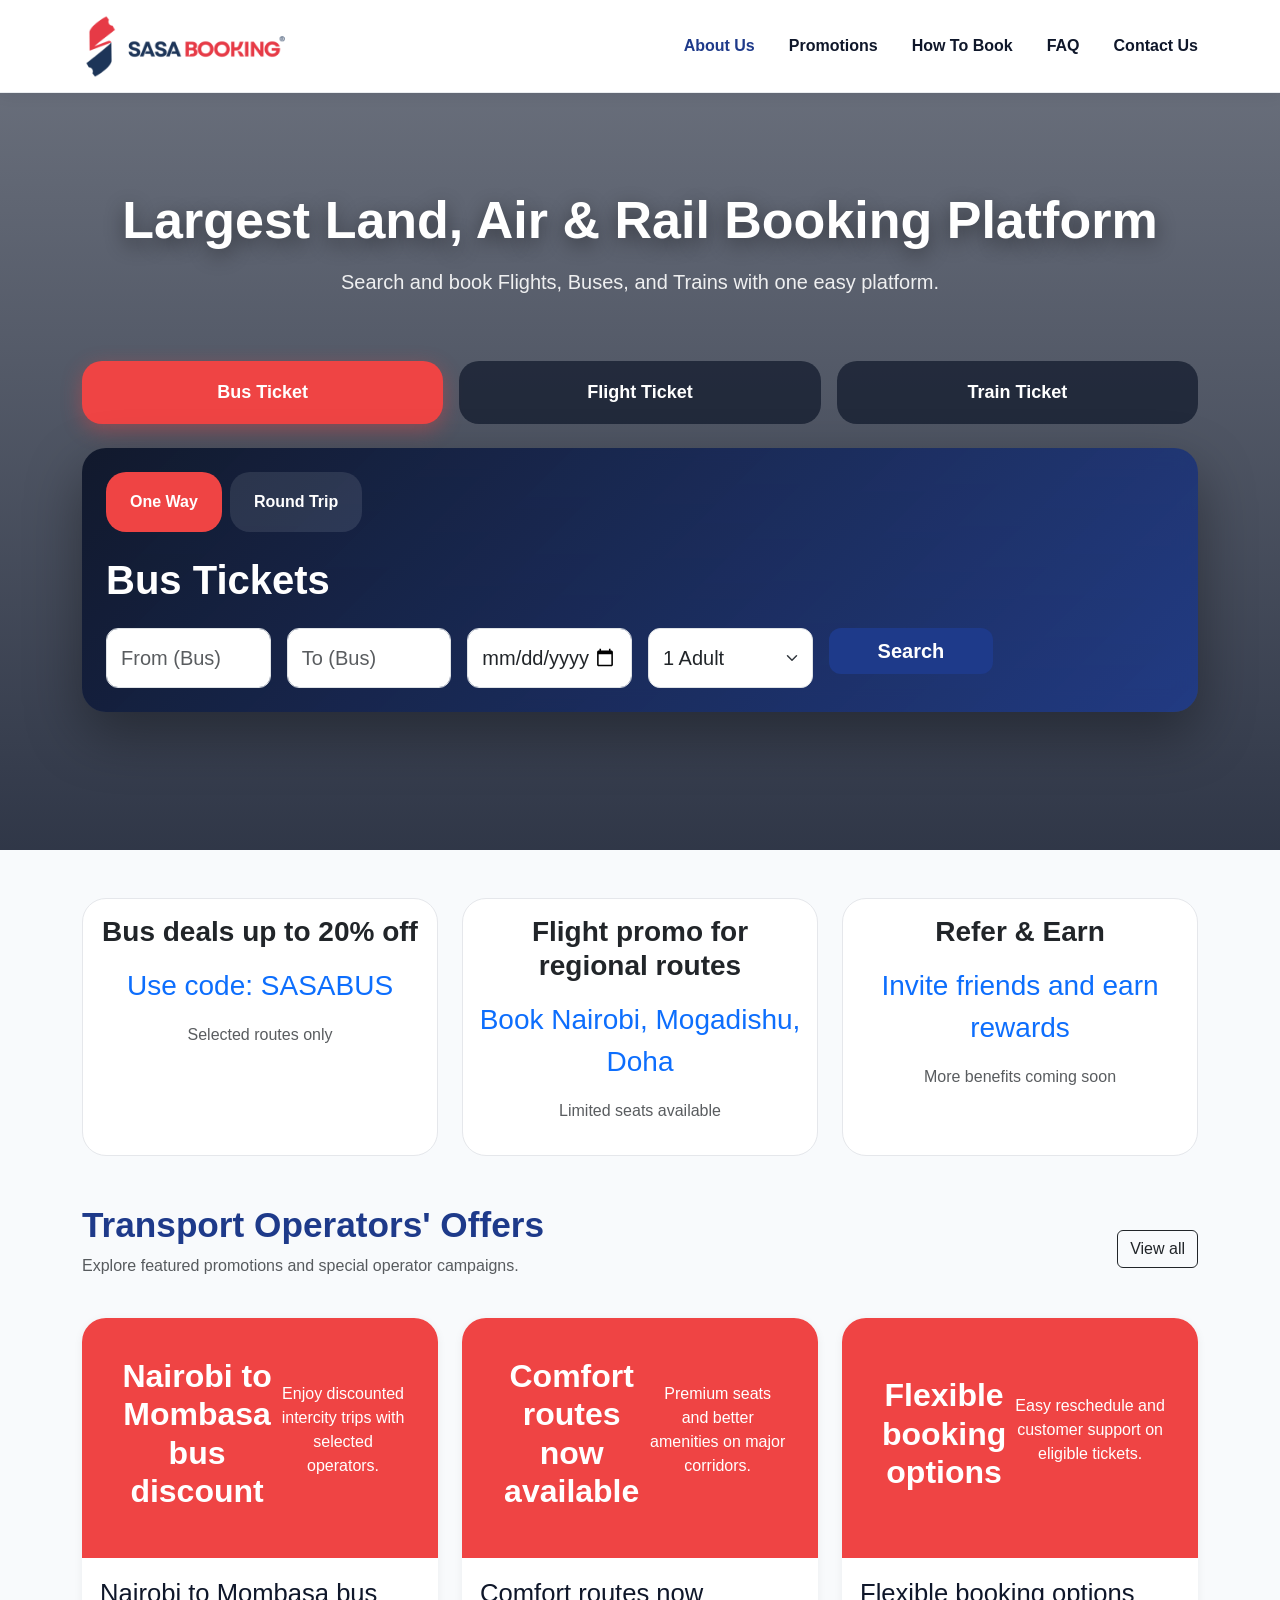
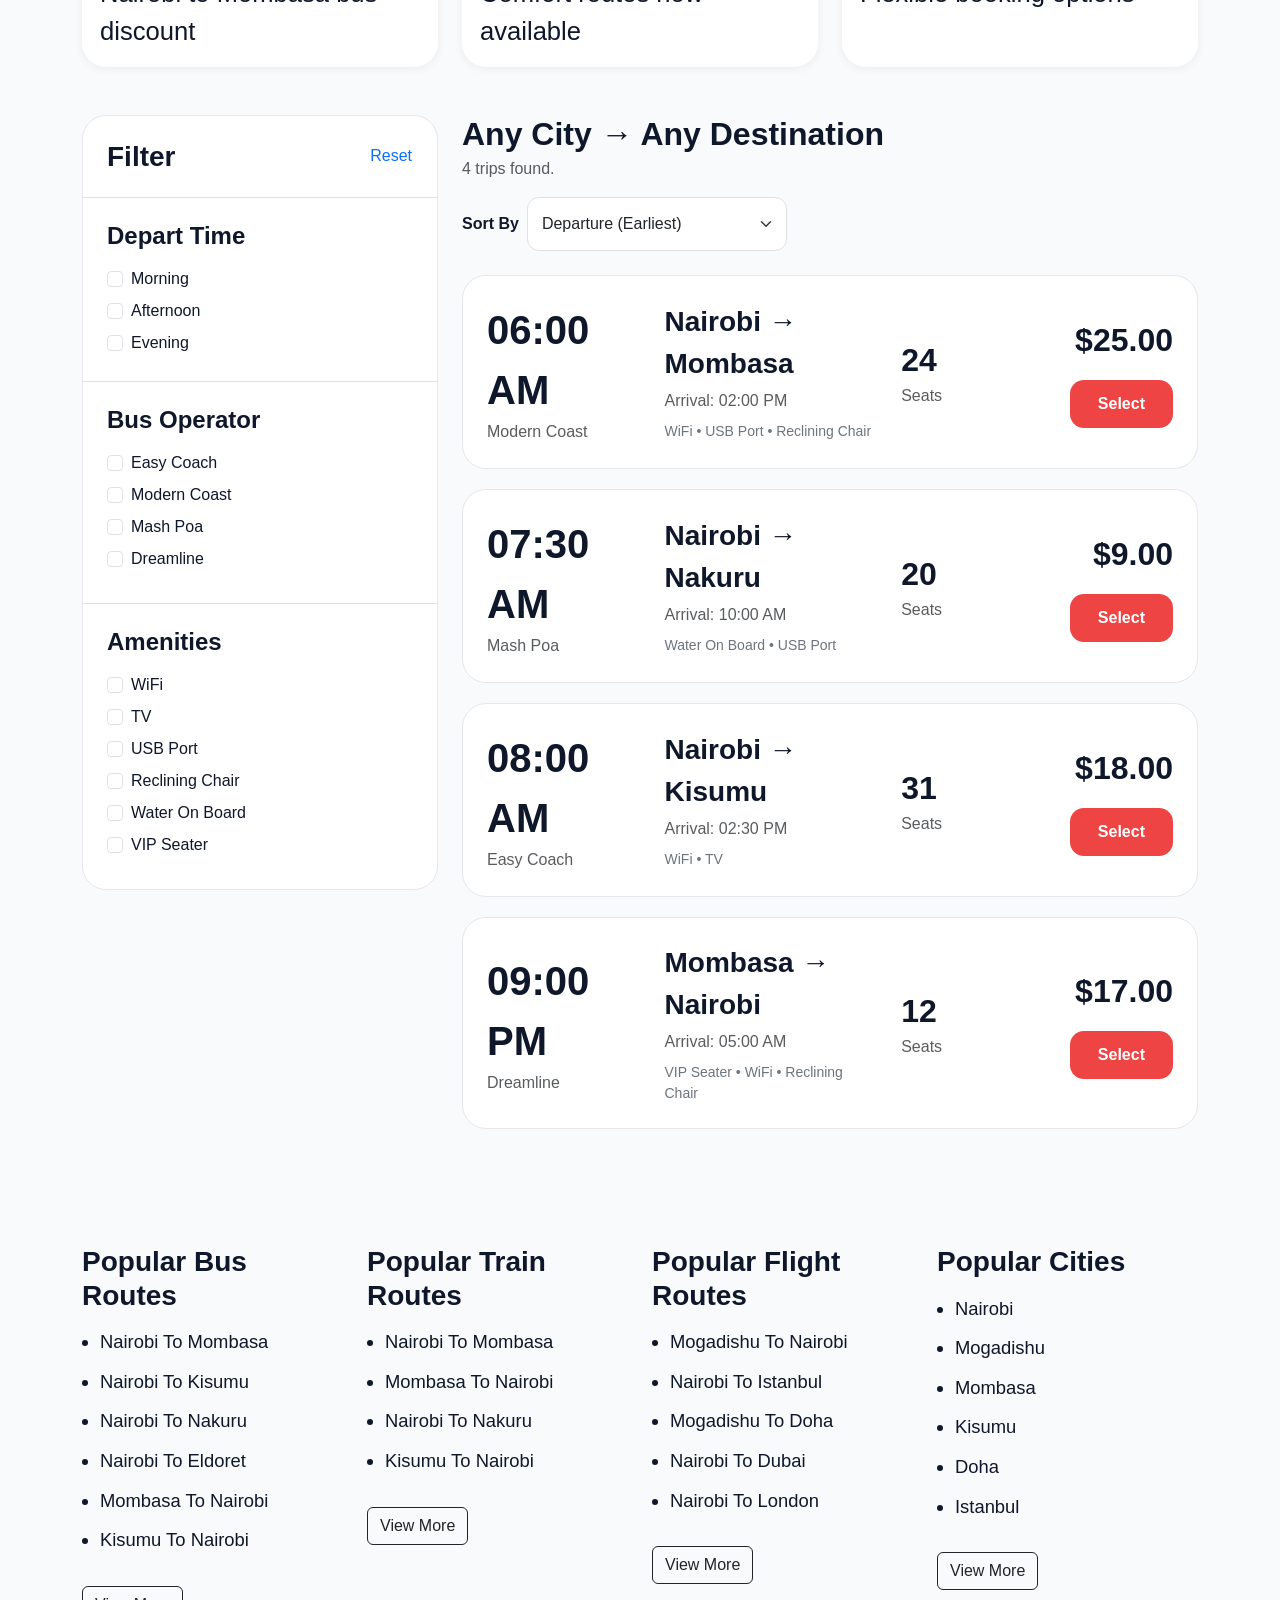
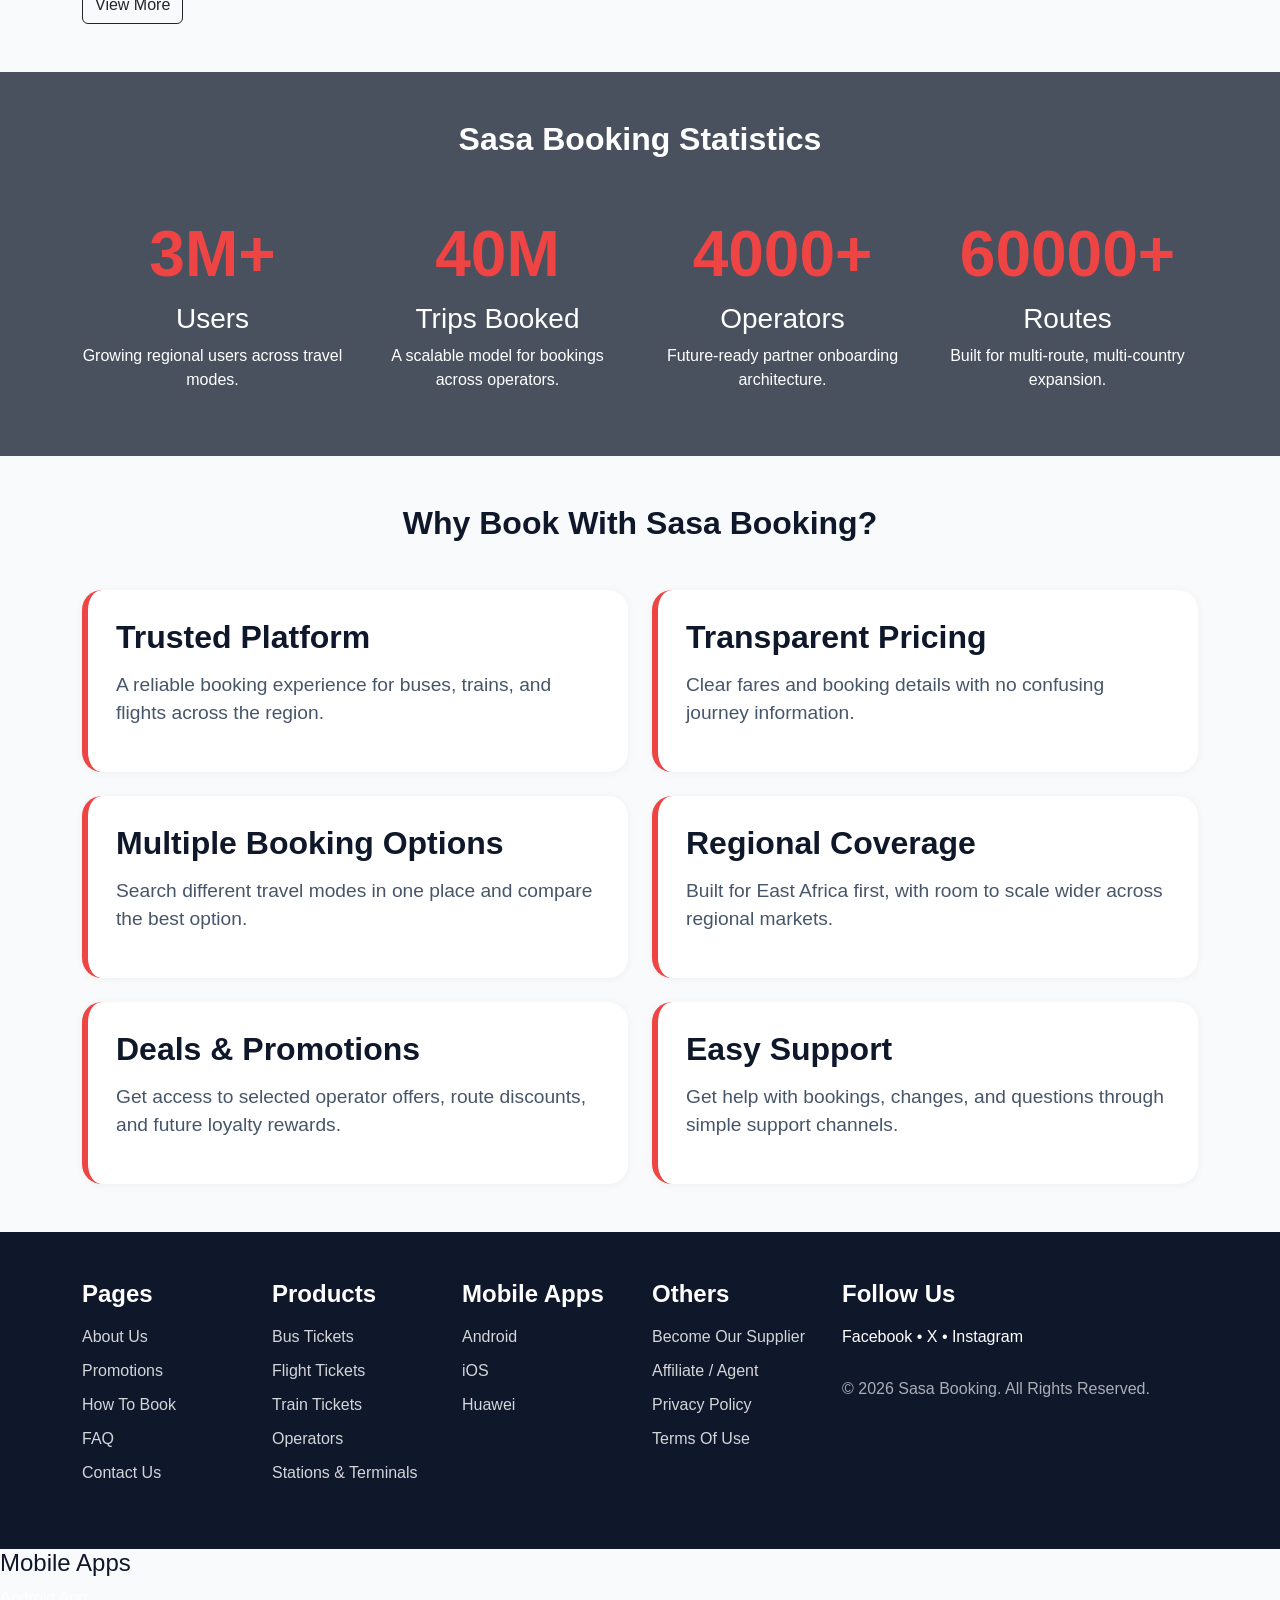
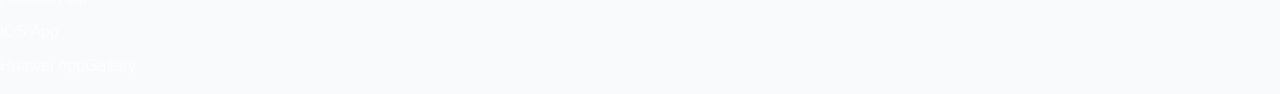
<file: index.html>
<!DOCTYPE html>
<html lang="en">
<head>
  <meta charset="UTF-8" />
  <meta name="viewport" content="width=device-width, initial-scale=1.0" />
  <title>Sasa Booking</title>
  <link href="https://cdn.jsdelivr.net/npm/bootstrap@5.3.3/dist/css/bootstrap.min.css" rel="stylesheet">
  <link rel="stylesheet" href="assets/css/style.css?v=21">
</head>
<body>

<header class="site-header">
  <div class="container header-inner">
    <a href="index.html" class="brand">
      <img src="assets/img/sasa_logo.PNG" alt="Sasa Booking Logo" class="logo-img">
    </a>

    <nav class="main-nav">
  <a href="about.html" class="nav-link-custom active">About Us</a>
  <a href="promotions.html" class="nav-link-custom">Promotions</a>
  <a href="how-to-book.html" class="nav-link-custom">How To Book</a>
  <a href="faq.html" class="nav-link-custom">FAQ</a>
  <a href="contact.html" class="nav-link-custom">Contact Us</a>
</nav>
  </div>
</header>

  <section class="hero-section text-white">
    <div class="hero-overlay"></div>
    <div class="container position-relative py-5">
      <div class="text-center py-5">
        <h1 class="display-3 fw-bold">Largest Land, Air & Rail Booking Platform</h1>
        <p class="lead mt-3">Search and book Flights, Buses, and Trains with one easy platform.</p>
      </div>

      <div class="row g-3 mb-4">
        <div class="col-md-4">
          <button class="w-100 btn tab-btn active" data-tab="bus">Bus Ticket</button>
        </div>
        <div class="col-md-4">
          <button class="w-100 btn tab-btn" data-tab="flights">Flight Ticket</button>
        </div>
        <div class="col-md-4">
          <button class="w-100 btn tab-btn" data-tab="train">Train Ticket</button>
        </div>
      </div>

      <div class="search-panel p-4 rounded-4">
        <div class="d-flex gap-2 mb-4 flex-wrap">
          <button class="btn trip-btn active" data-trip="oneway">One Way</button>
          <button class="btn trip-btn" data-trip="round">Round Trip</button>
        </div>

        <h2 class="h1 fw-bold mb-4" id="ticketTitle">Bus Tickets</h2>

        <form id="searchForm" class="row g-3">
          <div class="col-md-2">
            <input class="form-control form-control-lg" id="fromInput" list="fromCities" placeholder="From (Bus)">
            <datalist id="fromCities"></datalist>
          </div>

          <div class="col-md-2">
            <input class="form-control form-control-lg" id="toInput" list="toCities" placeholder="To (Bus)">
            <datalist id="toCities"></datalist>
          </div>

          <div class="col-md-2">
            <input type="date" class="form-control form-control-lg" id="departDate">
          </div>

          <div class="col-md-2" id="returnDateWrap" style="display:none;">
            <input type="date" class="form-control form-control-lg" id="returnDate">
          </div>

          <div class="col-md-2">
            <select class="form-select form-select-lg" id="adultCount">
              <option value="1">1 Adult</option>
              <option value="2">2 Adults</option>
              <option value="3">3 Adults</option>
              <option value="4">4 Adults</option>
            </select>
          </div>

          <div class="col-md-2">
            <button type="submit" class="btn btn-search w-100 btn-lg">Search</button>
          </div>
        </form>
      </div>
    </div>
  </section>

  <section class="container py-5">
    <div class="row g-4">
      <div class="col-md-4">
        <div class="card promo-card h-100 text-center">
          <div class="card-body">
            <h3 class="fw-bold">Bus deals up to 20% off</h3>
            <p class="text-primary fs-3 mt-3">Use code: SASABUS</p>
            <p class="text-muted">Selected routes only</p>
          </div>
        </div>
      </div>

      <div class="col-md-4">
        <div class="card promo-card h-100 text-center">
          <div class="card-body">
            <h3 class="fw-bold">Flight promo for regional routes</h3>
            <p class="text-primary fs-3 mt-3">Book Nairobi, Mogadishu, Doha</p>
            <p class="text-muted">Limited seats available</p>
          </div>
        </div>
      </div>

      <div class="col-md-4">
        <div class="card promo-card h-100 text-center">
          <div class="card-body">
            <h3 class="fw-bold">Refer & Earn</h3>
            <p class="text-primary fs-3 mt-3">Invite friends and earn rewards</p>
            <p class="text-muted">More benefits coming soon</p>
          </div>
        </div>
      </div>
    </div>
  </section>

  <section class="container pb-5">
    <div class="d-flex justify-content-between align-items-center mb-4">
      <div>
        <h2 class="section-title">Transport Operators' Offers</h2>
        <p class="text-muted">Explore featured promotions and special operator campaigns.</p>
      </div>
      <a href="promotions.html" class="btn btn-outline-dark">View all</a>
    </div>

    <div class="row g-4">
      <div class="col-md-4">
        <div class="offer-box h-100">
          <div class="offer-top">
            <h3>Nairobi to Mombasa bus discount</h3>
            <p>Enjoy discounted intercity trips with selected operators.</p>
          </div>
          <div class="offer-bottom">Nairobi to Mombasa bus discount</div>
        </div>
      </div>

      <div class="col-md-4">
        <div class="offer-box h-100">
          <div class="offer-top">
            <h3>Comfort routes now available</h3>
            <p>Premium seats and better amenities on major corridors.</p>
          </div>
          <div class="offer-bottom">Comfort routes now available</div>
        </div>
      </div>

      <div class="col-md-4">
        <div class="offer-box h-100">
          <div class="offer-top">
            <h3>Flexible booking options</h3>
            <p>Easy reschedule and customer support on eligible tickets.</p>
          </div>
          <div class="offer-bottom">Flexible booking options</div>
        </div>
      </div>
    </div>
  </section>

  <section class="container pb-5">
    <div class="row g-4">
      <div class="col-lg-4">
        <div class="filter-box">
          <div class="d-flex justify-content-between align-items-center border-bottom p-4">
            <h3 class="mb-0 fw-bold">Filter</h3>
            <button class="btn btn-link text-decoration-none p-0" id="resetFilters">Reset</button>
          </div>

          <div class="p-4 border-bottom">
            <h4 class="fw-bold mb-3">Depart Time</h4>
            <div class="form-check mb-2">
              <input class="form-check-input time-filter" type="checkbox" value="Morning" id="timeMorning">
              <label class="form-check-label" for="timeMorning">Morning</label>
            </div>
            <div class="form-check mb-2">
              <input class="form-check-input time-filter" type="checkbox" value="Afternoon" id="timeAfternoon">
              <label class="form-check-label" for="timeAfternoon">Afternoon</label>
            </div>
            <div class="form-check">
              <input class="form-check-input time-filter" type="checkbox" value="Evening" id="timeEvening">
              <label class="form-check-label" for="timeEvening">Evening</label>
            </div>
          </div>

          <div class="p-4 border-bottom">
            <h4 class="fw-bold mb-3" id="operatorHeading">Bus Operator</h4>
            <div id="operatorFilters"></div>
          </div>

          <div class="p-4">
            <h4 class="fw-bold mb-3">Amenities</h4>
            <div id="amenityFilters"></div>
          </div>
        </div>
      </div>

      <div class="col-lg-8">
        <div class="d-flex justify-content-between align-items-center mb-4 flex-wrap gap-3">
          <div>
            <h2 class="fw-bold mb-1" id="resultsTitle">Any City → Any Destination</h2>
            <p class="text-muted mb-0"><span id="resultsCount">0</span> trips found.</p>
          </div>

          <div class="d-flex align-items-center gap-2">
            <label class="fw-semibold">Sort By</label>
            <select class="form-select" id="sortBy" style="width: 260px;">
              <option value="earliest">Departure (Earliest)</option>
              <option value="latest">Departure (Latest)</option>
              <option value="cheapest">Cheapest Price</option>
              <option value="highest">Highest Price</option>
              <option value="seats-high">Seat Availability (Highest)</option>
              <option value="seats-low">Seat Availability (Lowest)</option>
            </select>
          </div>
        </div>

        <div id="resultsList"></div>
      </div>
    </div>
  </section>

  <section id="bookingSection" class="container pb-5" style="display:none;">
    <div class="card shadow-sm rounded-4 border-0">
      <div class="card-body p-4 p-md-5">
        <h2 class="fw-bold mb-4">Ticket Collector Info</h2>

        <div class="row g-4 border-bottom pb-4">
          <div class="col-md-4"><label class="fw-semibold">Title</label></div>
          <div class="col-md-8">
            <select class="form-select form-select-lg" id="title">
              <option>Mr</option>
              <option>Mrs</option>
              <option>Ms</option>
            </select>
          </div>

          <div class="col-md-4"><label class="fw-semibold">Name (as per Passport) *</label></div>
          <div class="col-md-8"><input class="form-control form-control-lg" id="fullName"></div>

          <div class="col-md-4">
            <label class="fw-semibold">Email Address*</label>
            <p class="text-muted small mt-2 mb-0">Your email is used to send you the ticket booking.</p>
          </div>
          <div class="col-md-8"><input type="email" class="form-control form-control-lg" id="email"></div>

          <div class="col-md-4"><label class="fw-semibold">Re-Enter Email Address*</label></div>
          <div class="col-md-8"><input type="email" class="form-control form-control-lg" id="confirmEmail"></div>

          <div class="col-md-4">
            <label class="fw-semibold">Contact No*</label>
            <p class="text-muted small mt-2 mb-0">For emergency call</p>
          </div>
          <div class="col-md-8"><input class="form-control form-control-lg" id="phone"></div>

          <div class="col-md-4"><label class="fw-semibold">Nationality/Region*</label></div>
          <div class="col-md-8">
            <select class="form-select form-select-lg" id="nationality">
              <option>Somalia</option>
              <option>Kenya</option>
              <option>Malaysia</option>
              <option>UAE</option>
              <option>Turkey</option>
            </select>
          </div>
        </div>

        <div class="mt-5">
          <h3 class="fw-bold mb-4">Passenger Information</h3>
          <div class="border rounded-4 p-4">
            <h4 class="fw-bold mb-4">Passenger Information 1</h4>
            <p class="mb-4"><strong>Ticket Type:</strong> <span id="ticketTypeLabel">Bus Only</span></p>

            <div class="row g-3">
              <div class="col-md-6">
                <input class="form-control form-control-lg" id="passengerName" placeholder="Full Name as per Passport">
              </div>
              <div class="col-md-6">
                <input class="form-control form-control-lg" id="passengerPhone" placeholder="Contact Number">
              </div>
              <div class="col-12">
                <input class="form-control form-control-lg" id="idNumber" placeholder="Passport / ID Number">
              </div>
            </div>
          </div>
        </div>

        <div id="formError" class="alert alert-danger mt-4 d-none"></div>

        <button class="btn btn-primary btn-lg mt-4 px-5" id="confirmBookingBtn">Confirm Booking</button>

        <div id="bookingSuccess" class="alert alert-success mt-4 d-none"></div>
      </div>
    </div>
  </section>

  <section class="container py-5">
    <div class="row g-4">
      <div class="col-md-3">
        <h3 class="fw-bold mb-3">Popular Bus Routes</h3>
        <ul class="popular-list">
          <li>Nairobi To Mombasa</li>
          <li>Nairobi To Kisumu</li>
          <li>Nairobi To Nakuru</li>
          <li>Nairobi To Eldoret</li>
          <li>Mombasa To Nairobi</li>
          <li>Kisumu To Nairobi</li>
        </ul>
        <a href="bus-tickets.html" class="btn btn-outline-dark mt-3">View More</a>
      </div>

      <div class="col-md-3">
        <h3 class="fw-bold mb-3">Popular Train Routes</h3>
        <ul class="popular-list">
          <li>Nairobi To Mombasa</li>
          <li>Mombasa To Nairobi</li>
          <li>Nairobi To Nakuru</li>
          <li>Kisumu To Nairobi</li>
        </ul>
        <a href="train-tickets.html" class="btn btn-outline-dark mt-3">View More</a>
      </div>

      <div class="col-md-3">
        <h3 class="fw-bold mb-3">Popular Flight Routes</h3>
        <ul class="popular-list">
          <li>Mogadishu To Nairobi</li>
          <li>Nairobi To Istanbul</li>
          <li>Mogadishu To Doha</li>
          <li>Nairobi To Dubai</li>
          <li>Nairobi To London</li>
        </ul>
        <a href="flight-tickets.html" class="btn btn-outline-dark mt-3">View More</a>
      </div>

      <div class="col-md-3">
        <h3 class="fw-bold mb-3">Popular Cities</h3>
        <ul class="popular-list">
          <li>Nairobi</li>
          <li>Mogadishu</li>
          <li>Mombasa</li>
          <li>Kisumu</li>
          <li>Doha</li>
          <li>Istanbul</li>
        </ul>
        <a href="operators.html" class="btn btn-outline-dark mt-3">View More</a>
      </div>
    </div>
  </section>

  <section class="stats-section text-white py-5">
    <div class="container">
      <h2 class="text-center fw-bold mb-5">Sasa Booking Statistics</h2>
      <div class="row text-center g-4">
        <div class="col-md-3">
          <div class="stats-number">3M+</div>
          <h3>Users</h3>
          <p>Growing regional users across travel modes.</p>
        </div>
        <div class="col-md-3">
          <div class="stats-number">40M</div>
          <h3>Trips Booked</h3>
          <p>A scalable model for bookings across operators.</p>
        </div>
        <div class="col-md-3">
          <div class="stats-number">4000+</div>
          <h3>Operators</h3>
          <p>Future-ready partner onboarding architecture.</p>
        </div>
        <div class="col-md-3">
          <div class="stats-number">60000+</div>
          <h3>Routes</h3>
          <p>Built for multi-route, multi-country expansion.</p>
        </div>
      </div>
    </div>
  </section>

  <section class="container py-5">
    <h2 class="text-center fw-bold mb-5">Why Book With Sasa Booking?</h2>
    <div class="row g-4">
      <div class="col-md-6">
        <div class="benefit-card">
          <h3>Trusted Platform</h3>
          <p>A reliable booking experience for buses, trains, and flights across the region.</p>
        </div>
      </div>
      <div class="col-md-6">
        <div class="benefit-card">
          <h3>Transparent Pricing</h3>
          <p>Clear fares and booking details with no confusing journey information.</p>
        </div>
      </div>
      <div class="col-md-6">
        <div class="benefit-card">
          <h3>Multiple Booking Options</h3>
          <p>Search different travel modes in one place and compare the best option.</p>
        </div>
      </div>
      <div class="col-md-6">
        <div class="benefit-card">
          <h3>Regional Coverage</h3>
          <p>Built for East Africa first, with room to scale wider across regional markets.</p>
        </div>
      </div>
      <div class="col-md-6">
        <div class="benefit-card">
          <h3>Deals & Promotions</h3>
          <p>Get access to selected operator offers, route discounts, and future loyalty rewards.</p>
        </div>
      </div>
      <div class="col-md-6">
        <div class="benefit-card">
          <h3>Easy Support</h3>
          <p>Get help with bookings, changes, and questions through simple support channels.</p>
        </div>
      </div>
    </div>
  </section>

  <footer class="site-footer">
    <div class="container py-5">
      <div class="row g-4">
        <div class="col-md-3 col-lg-2">
          <h4>Pages</h4>
          <ul class="footer-list">
            <li><a href="about.html">About Us</a></li>
            <li><a href="promotions.html">Promotions</a></li>
            <li><a href="how-to-book.html">How To Book</a></li>
            <li><a href="faq.html">FAQ</a></li>
            <li><a href="contact.html">Contact Us</a></li>
          </ul>
        </div>
        <div class="col-md-3 col-lg-2">
          <h4>Products</h4>
          <ul class="footer-list">
            <li><a href="bus-tickets.html">Bus Tickets</a></li>
            <li><a href="flight-tickets.html">Flight Tickets</a></li>
            <li><a href="train-tickets.html">Train Tickets</a></li>
            <li><a href="operators.html">Operators</a></li>
            <li><a href="stations-terminals.html">Stations & Terminals</a></li>
          </ul>
        </div>
        <div class="col-md-3 col-lg-2">
          <h4>Mobile Apps</h4>
          <ul class="footer-list">
            <li><a href="#">Android</a></li>
            <li><a href="#">iOS</a></li>
            <li><a href="#">Huawei</a></li>
          </ul>
        </div>
        <div class="col-md-3 col-lg-2">
          <h4>Others</h4>
          <ul class="footer-list">
            <li><a href="#">Become Our Supplier</a></li>
            <li><a href="#">Affiliate / Agent</a></li>
            <li><a href="#">Privacy Policy</a></li>
            <li><a href="#">Terms Of Use</a></li>
          </ul>
        </div>
        <div class="col-md-12 col-lg-4">
          <h4>Follow Us</h4>
          <p>Facebook • X • Instagram</p>
          <p class="copyright">© 2026 Sasa Booking. All Rights Reserved.</p>
        </div>
      </div>
    </div>
  </footer>

  <script src="https://code.jquery.com/jquery-3.7.1.min.js"></script>
  <script src="assets/js/data.js"></script>
  <script src="assets/js/search.js"></script>
  <script src="assets/js/app.js"></script>
</body>
</html><h4>Mobile Apps</h4>
<ul class="footer-list">
  <li><a href="#">Android App</a></li>
  <li><a href="#">iOS App</a></li>
  <li><a href="#">Huawei AppGallery</a></li>
</ul>
</file>
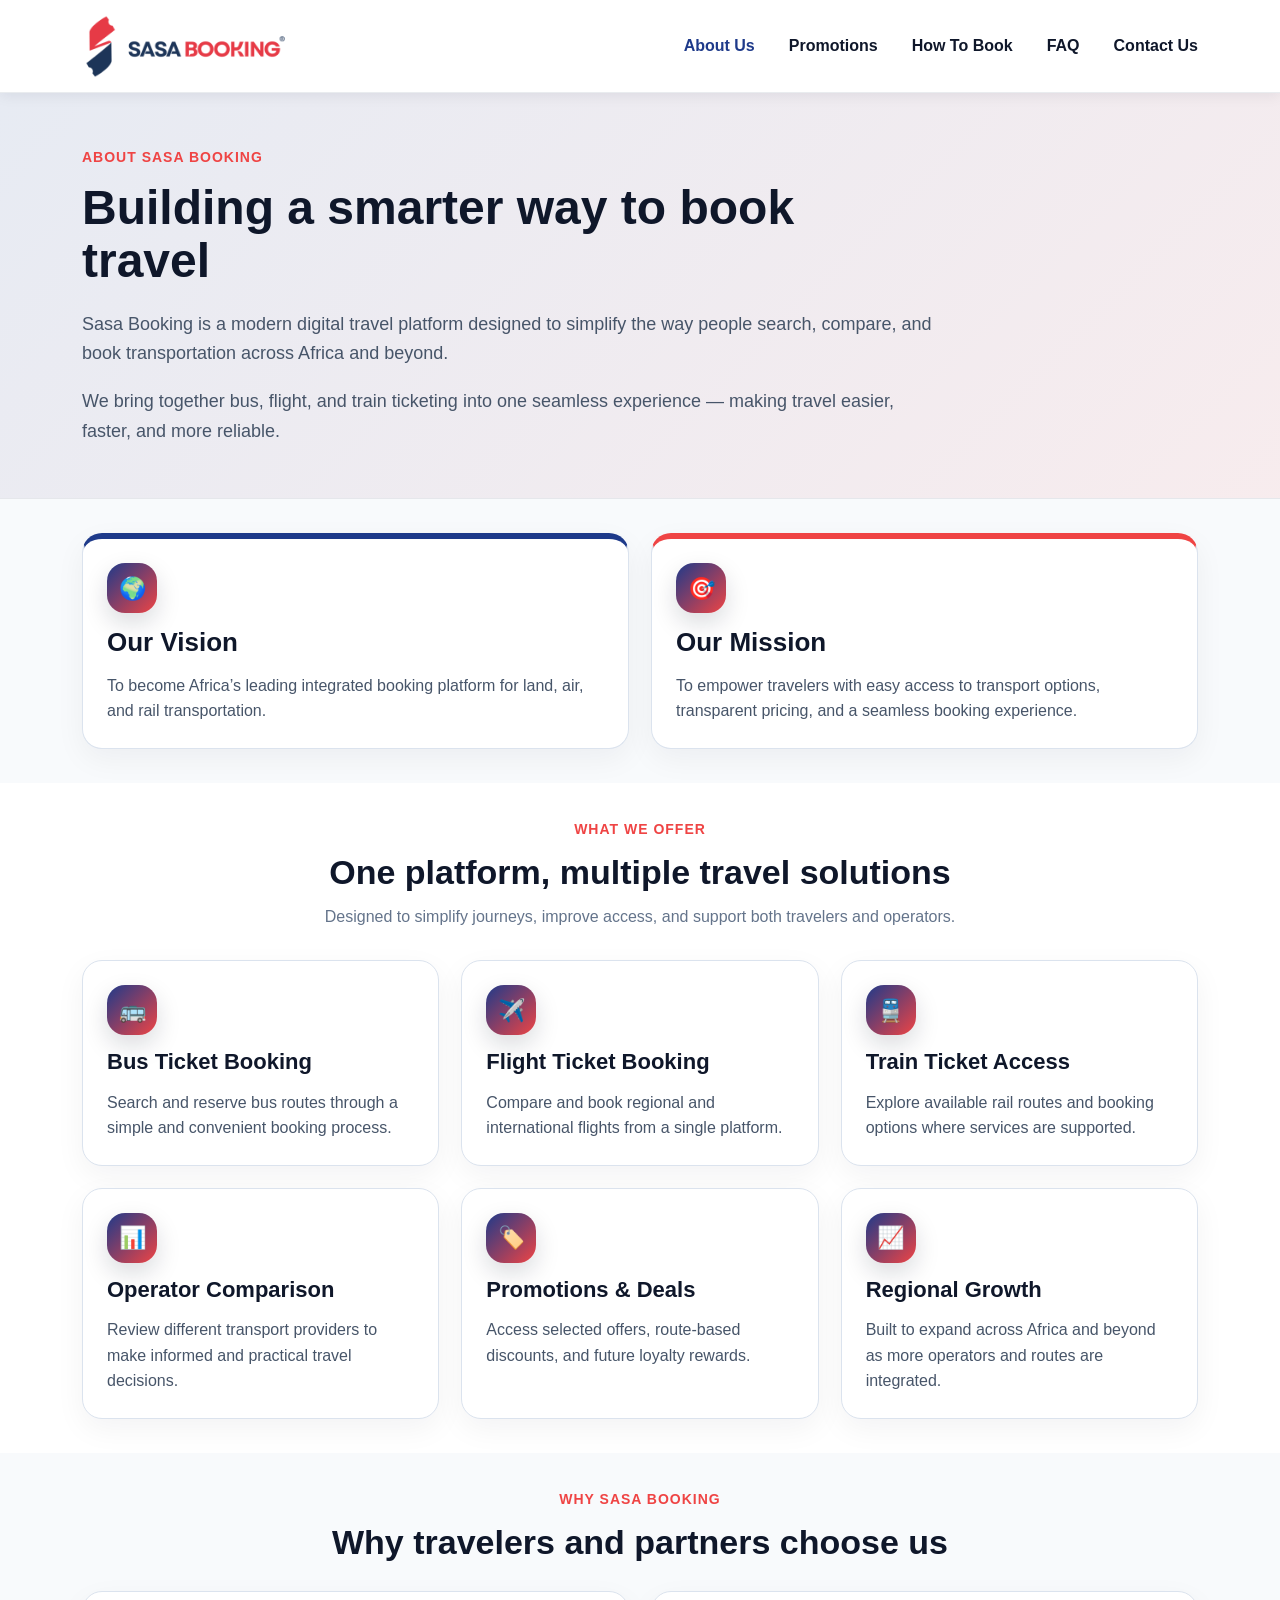
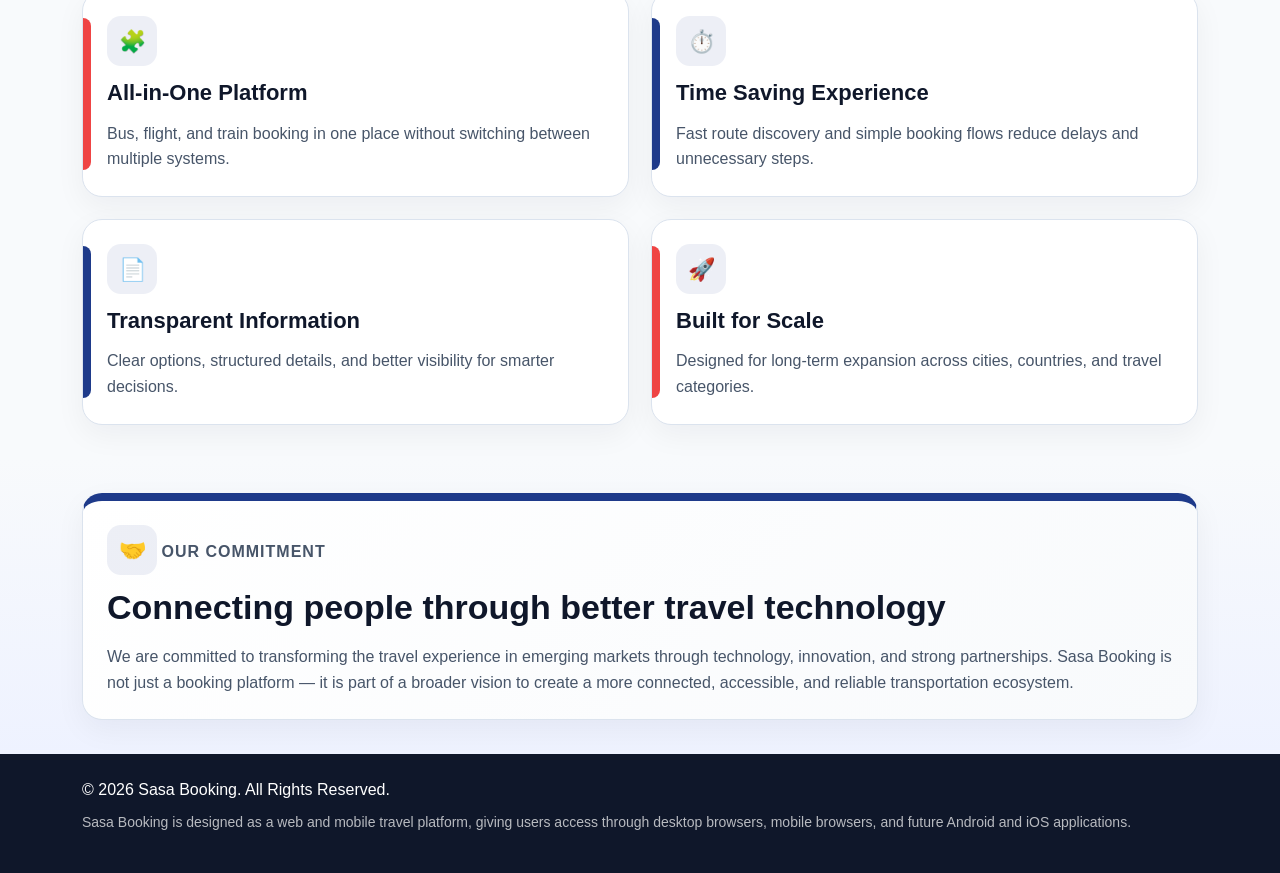
<file: about.html>
<!DOCTYPE html>
<html lang="en">
<head>
  <meta charset="UTF-8" />
  <meta name="viewport" content="width=device-width, initial-scale=1.0" />
  <title>About Us - Sasa Booking</title>
  <link href="https://cdn.jsdelivr.net/npm/bootstrap@5.3.3/dist/css/bootstrap.min.css" rel="stylesheet">
  <link rel="stylesheet" href="assets/css/style.css?v=11">
</head>

<body>
  <header class="site-header">
    <div class="container header-inner">
      <a href="index.html" class="brand">
        <img src="assets/img/sasa_logo.PNG" alt="Sasa Booking Logo" class="logo-img">
      </a>

      <nav class="main-nav">
        <a href="about.html" class="nav-link-custom active">About Us</a>
        <a href="promotions.html" class="nav-link-custom">Promotions</a>
        <a href="how-to-book.html" class="nav-link-custom">How To Book</a>
        <a href="faq.html" class="nav-link-custom">FAQ</a>
        <a href="contact.html" class="nav-link-custom">Contact Us</a>
      </nav>
    </div>
  </header>

  <main class="about-page">
    <section class="about-hero color-hero">
      <div class="container">
        <div class="about-hero-box">
          <p class="section-tag">About Sasa Booking</p>
          <h1>Building a smarter way to book travel</h1>
          <p class="hero-text">
            Sasa Booking is a modern digital travel platform designed to simplify the way people search,
            compare, and book transportation across Africa and beyond.
          </p>
          <p class="hero-text">
            We bring together bus, flight, and train ticketing into one seamless experience — making travel
            easier, faster, and more reliable.
          </p>
        </div>
      </div>
    </section>

    <section class="about-section">
      <div class="container">
        <div class="about-grid two-col">
          <div class="info-card accent-blue">
            <div class="card-icon">🌍</div>
            <h2>Our Vision</h2>
            <p>To become Africa’s leading integrated booking platform for land, air, and rail transportation.</p>
          </div>

          <div class="info-card accent-red">
            <div class="card-icon">🎯</div>
            <h2>Our Mission</h2>
            <p>To empower travelers with easy access to transport options, transparent pricing, and a seamless booking experience.</p>
          </div>
        </div>
      </div>
    </section>

    <section class="about-section light-section">
      <div class="container">
        <div class="section-head center-head">
          <p class="section-tag">What We Offer</p>
          <h2>One platform, multiple travel solutions</h2>
          <p class="section-subtext">
            Designed to simplify journeys, improve access, and support both travelers and operators.
          </p>
        </div>

        <div class="about-grid three-col">
          <div class="feature-card">
            <div class="card-icon small-icon">🚌</div>
            <h3>Bus Ticket Booking</h3>
            <p>Search and reserve bus routes through a simple and convenient booking process.</p>
          </div>

          <div class="feature-card">
            <div class="card-icon small-icon">✈️</div>
            <h3>Flight Ticket Booking</h3>
            <p>Compare and book regional and international flights from a single platform.</p>
          </div>

          <div class="feature-card">
            <div class="card-icon small-icon">🚆</div>
            <h3>Train Ticket Access</h3>
            <p>Explore available rail routes and booking options where services are supported.</p>
          </div>

          <div class="feature-card">
            <div class="card-icon small-icon">📊</div>
            <h3>Operator Comparison</h3>
            <p>Review different transport providers to make informed and practical travel decisions.</p>
          </div>

          <div class="feature-card">
            <div class="card-icon small-icon">🏷️</div>
            <h3>Promotions &amp; Deals</h3>
            <p>Access selected offers, route-based discounts, and future loyalty rewards.</p>
          </div>

          <div class="feature-card">
            <div class="card-icon small-icon">📈</div>
            <h3>Regional Growth</h3>
            <p>Built to expand across Africa and beyond as more operators and routes are integrated.</p>
          </div>
        </div>
      </div>
    </section>

    <section class="about-section">
      <div class="container">
        <div class="section-head center-head">
          <p class="section-tag">Why Sasa Booking</p>
          <h2>Why travelers and partners choose us</h2>
        </div>

        <div class="about-grid two-col">
          <div class="reason-card highlight-red">
            <div class="reason-icon">🧩</div>
            <h3>All-in-One Platform</h3>
            <p>Bus, flight, and train booking in one place without switching between multiple systems.</p>
          </div>

          <div class="reason-card highlight-blue">
            <div class="reason-icon">⏱️</div>
            <h3>Time Saving Experience</h3>
            <p>Fast route discovery and simple booking flows reduce delays and unnecessary steps.</p>
          </div>

          <div class="reason-card highlight-blue">
            <div class="reason-icon">📄</div>
            <h3>Transparent Information</h3>
            <p>Clear options, structured details, and better visibility for smarter decisions.</p>
          </div>

          <div class="reason-card highlight-red">
            <div class="reason-icon">🚀</div>
            <h3>Built for Scale</h3>
            <p>Designed for long-term expansion across cities, countries, and travel categories.</p>
          </div>
        </div>
      </div>
    </section>

    <section class="about-section commitment-section">
      <div class="container">
        <div class="commitment-box">
          <div class="reason-icon">🤝</div>
          <p class="section-tag">Our Commitment</p>
          <h2>Connecting people through better travel technology</h2>
          <p>
            We are committed to transforming the travel experience in emerging markets through technology,
            innovation, and strong partnerships. Sasa Booking is not just a booking platform — it is part
            of a broader vision to create a more connected, accessible, and reliable transportation ecosystem.
          </p>
        </div>
      </div>
    </section>
  </main>

  <footer class="site-footer">
    <div class="container py-4">
      <p class="mb-0">© 2026 Sasa Booking. All Rights Reserved.</p>
      <p class="footer-note">
        Sasa Booking is designed as a web and mobile travel platform, giving users access through desktop browsers, mobile browsers, and future Android and iOS applications.
      </p>
    </div>
  </footer>
</body>
</html>
</file>
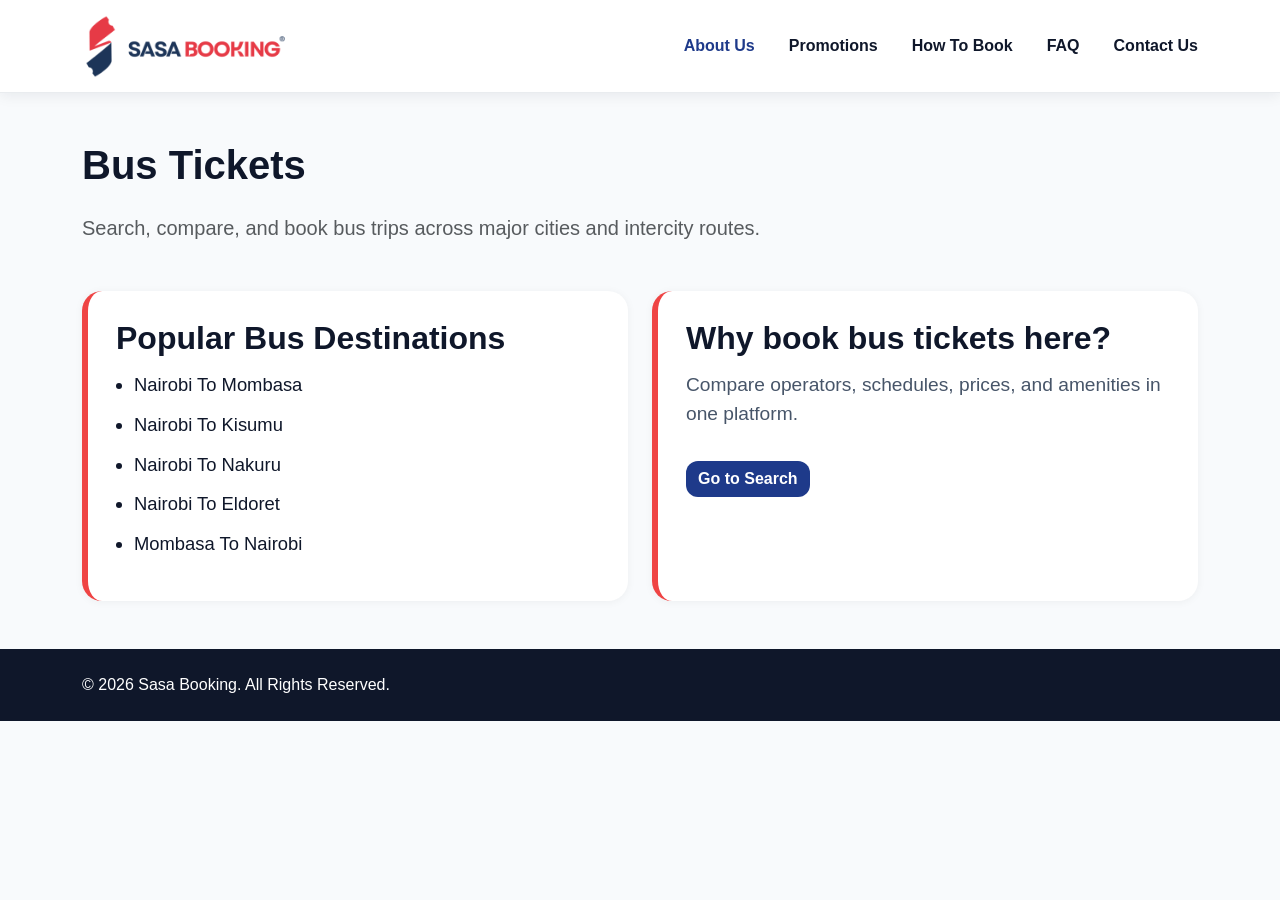
<file: bus-tickets.html>
<!DOCTYPE html>
<html lang="en">
<head>
  <meta charset="UTF-8" />
  <meta name="viewport" content="width=device-width, initial-scale=1.0" />
  <title>Bus Tickets - Sasa Booking</title>
  <link href="https://cdn.jsdelivr.net/npm/bootstrap@5.3.3/dist/css/bootstrap.min.css" rel="stylesheet">
  <link rel="stylesheet" href="assets/css/style.css">
</head>
<body>
  <header class="site-header">
  <div class="container header-inner">
    <a href="index.html" class="brand">
      <img src="assets/img/sasa_logo.PNG" alt="Sasa Booking Logo" class="logo-img">
    </a>

    <nav class="main-nav">
  <a href="about.html" class="nav-link-custom active">About Us</a>
  <a href="promotions.html" class="nav-link-custom">Promotions</a>
  <a href="how-to-book.html" class="nav-link-custom">How To Book</a>
  <a href="faq.html" class="nav-link-custom">FAQ</a>
  <a href="contact.html" class="nav-link-custom">Contact Us</a>
</nav>
  </div>
</header>

  <main class="container py-5">
    <h1 class="fw-bold mb-4">Bus Tickets</h1>
    <p class="fs-5 text-muted mb-5">
      Search, compare, and book bus trips across major cities and intercity routes.
    </p>

    <div class="row g-4">
      <div class="col-md-6">
        <div class="benefit-card h-100">
          <h3>Popular Bus Destinations</h3>
          <ul class="popular-list">
            <li>Nairobi To Mombasa</li>
            <li>Nairobi To Kisumu</li>
            <li>Nairobi To Nakuru</li>
            <li>Nairobi To Eldoret</li>
            <li>Mombasa To Nairobi</li>
          </ul>
        </div>
      </div>

      <div class="col-md-6">
        <div class="benefit-card h-100">
          <h3>Why book bus tickets here?</h3>
          <p>Compare operators, schedules, prices, and amenities in one platform.</p>
          <a href="index.html" class="btn btn-search mt-3">Go to Search</a>
        </div>
      </div>
    </div>
  </main>

  <footer class="site-footer">
    <div class="container py-4">
      <p class="mb-0">© 2026 Sasa Booking. All Rights Reserved.</p>
    </div>
  </footer>
</body>
</html>
</file>
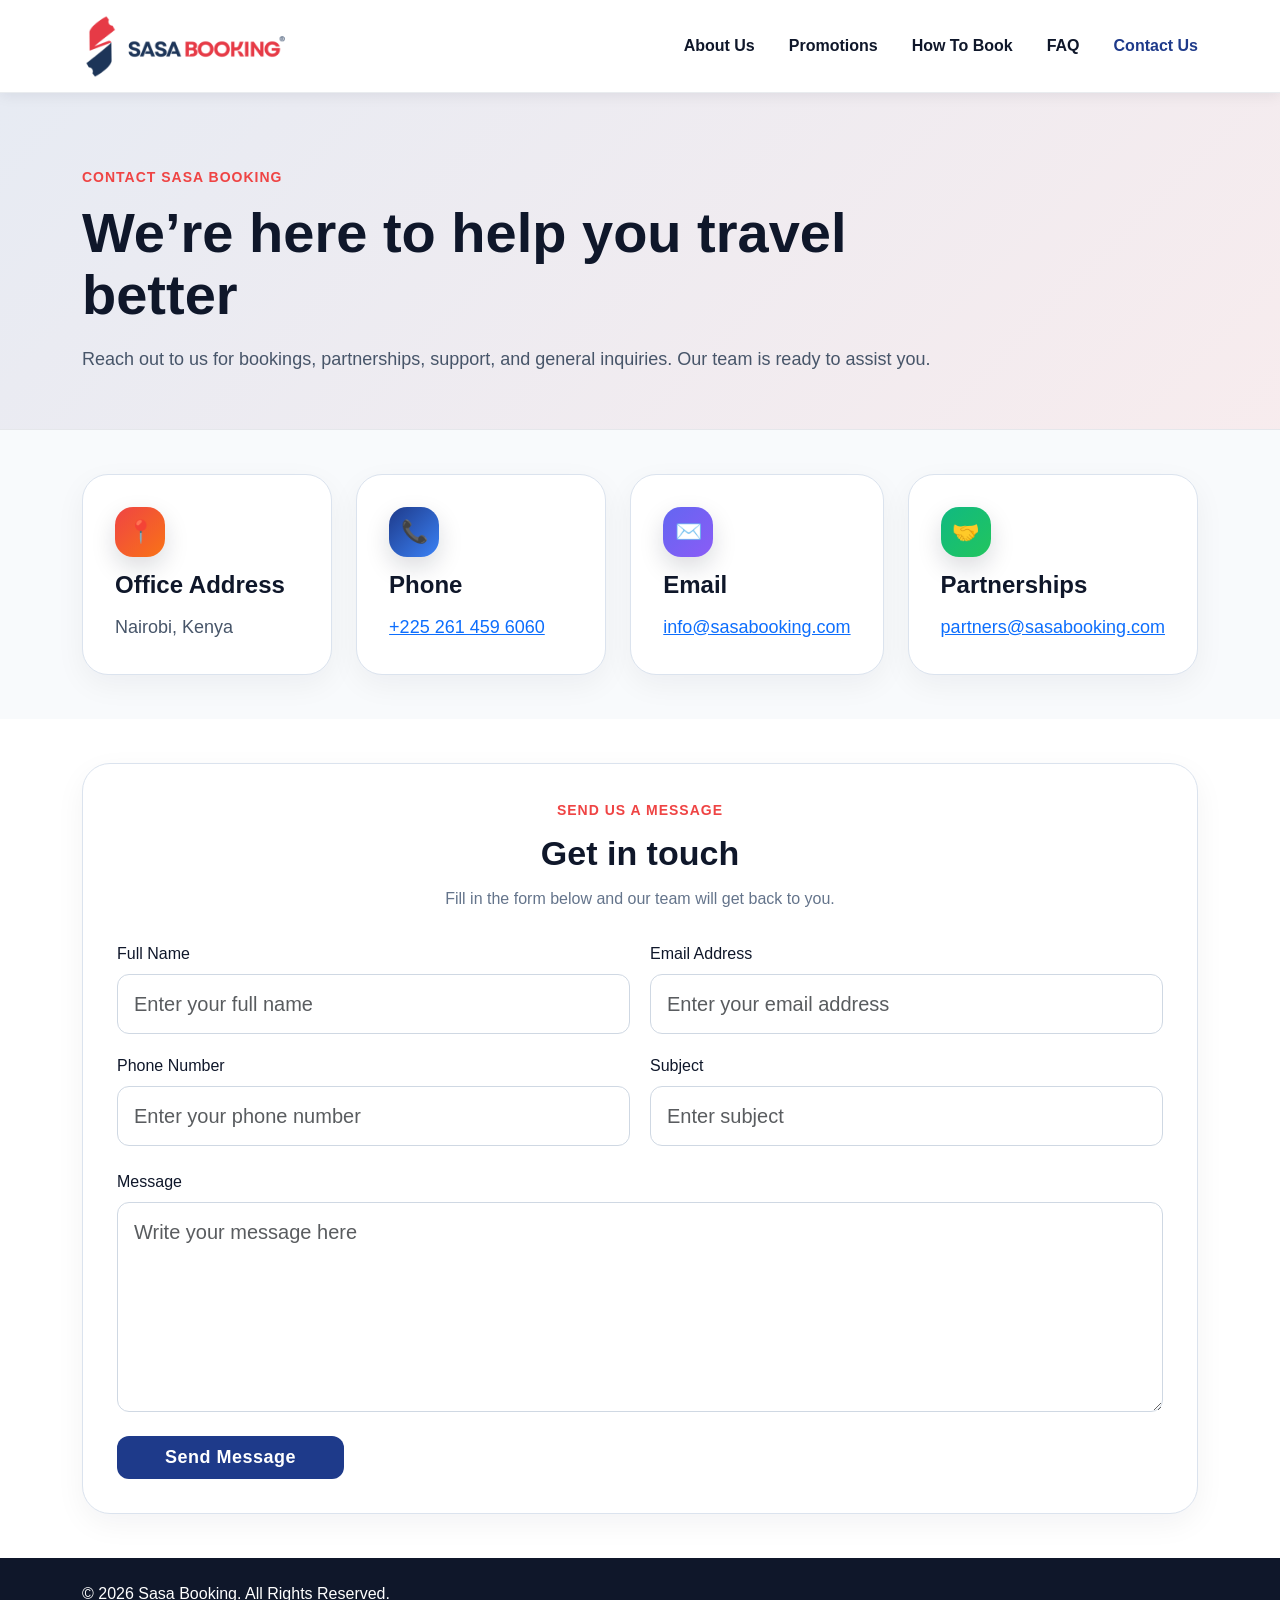
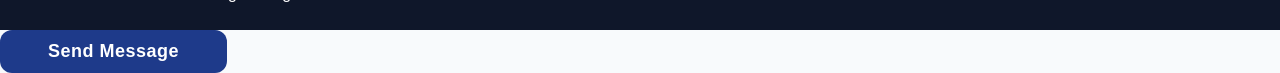
<file: contact.html>
<!DOCTYPE html>
<html lang="en">
<head>
  <meta charset="UTF-8" />
  <meta name="viewport" content="width=device-width, initial-scale=1.0" />
  <title>Contact Us - Sasa Booking</title>

  <link href="https://cdn.jsdelivr.net/npm/bootstrap@5.3.3/dist/css/bootstrap.min.css" rel="stylesheet">
  <link rel="stylesheet" href="assets/css/style.css?v=11">
</head>

<body>
  <header class="site-header">
    <div class="container header-inner">
      <a href="index.html" class="brand">
        <img src="assets/img/sasa_logo.PNG" alt="Sasa Booking Logo" class="logo-img">
      </a>

      <nav class="main-nav">
        <a href="about.html" class="nav-link-custom">About Us</a>
        <a href="promotions.html" class="nav-link-custom">Promotions</a>
        <a href="how-to-book.html" class="nav-link-custom">How To Book</a>
        <a href="faq.html" class="nav-link-custom">FAQ</a>
        <a href="contact.html" class="nav-link-custom active">Contact Us</a>
      </nav>
    </div>
  </header>

  <main class="contact-page">
    <section class="contact-hero color-hero">
      <div class="container">
        <div class="contact-hero-box">
          <p class="section-tag">Contact Sasa Booking</p>
          <h1>We’re here to help you travel better</h1>
          <p class="hero-text">
            Reach out to us for bookings, partnerships, support, and general inquiries.
            Our team is ready to assist you.
          </p>
        </div>
      </div>
    </section>

    <section class="contact-section">
      <div class="container">
        <div class="contact-grid">
          <div class="contact-card">
            <div class="card-icon icon-location">📍</div>
            <h3>Office Address</h3>
            <p>Nairobi, Kenya</p>
          </div>

          <div class="contact-card">
            <div class="card-icon icon-phone">📞</div>
            <h3>Phone</h3>
            <p><a href="tel:+2252614596060">+225 261 459 6060</a></p>
          </div>

          <div class="contact-card">
            <div class="card-icon icon-email">✉️</div>
            <h3>Email</h3>
            <p><a href="mailto:info@sasabooking.com">info@sasabooking.com</a></p>
          </div>

          <div class="contact-card">
            <div class="card-icon icon-partnership">🤝</div>
            <h3>Partnerships</h3>
            <p><a href="mailto:partners@sasabooking.com">partners@sasabooking.com</a></p>
          </div>
        </div>
      </div>
    </section>

    <section class="contact-section light-section">
      <div class="container">
        <div class="contact-form-wrap">
          <div class="section-head center-head">
            <p class="section-tag">Send Us a Message</p>
            <h2>Get in touch</h2>
            <p class="section-subtext">
              Fill in the form below and our team will get back to you.
            </p>
          </div>

          <form class="contact-form">
            <div class="form-grid">
              <div>
                <label class="form-label">Full Name</label>
                <input type="text" class="form-control form-control-lg" placeholder="Enter your full name">
              </div>

              <div>
                <label class="form-label">Email Address</label>
                <input type="email" class="form-control form-control-lg" placeholder="Enter your email address">
              </div>

              <div>
                <label class="form-label">Phone Number</label>
                <input type="text" class="form-control form-control-lg" placeholder="Enter your phone number">
              </div>

              <div>
                <label class="form-label">Subject</label>
                <input type="text" class="form-control form-control-lg" placeholder="Enter subject">
              </div>
            </div>

            <div class="mt-4">
              <label class="form-label">Message</label>
              <textarea class="form-control form-control-lg" rows="6" placeholder="Write your message here"></textarea>
            </div>

            <div class="mt-4">
              <button type="submit" class="btn btn-search btn-lg px-5 send-btn">
                Send Message
              </button>
            </div>
          </form>
        </div>
      </div>
    </section>
  </main>

  <footer class="site-footer">
    <div class="container py-4">
      <p class="mb-0">© 2026 Sasa Booking. All Rights Reserved.</p>
    </div>
  </footer>
</body>
</html><button type="submit" class="btn btn-search btn-lg px-5 send-btn">
  Send Message
</button>
</file>
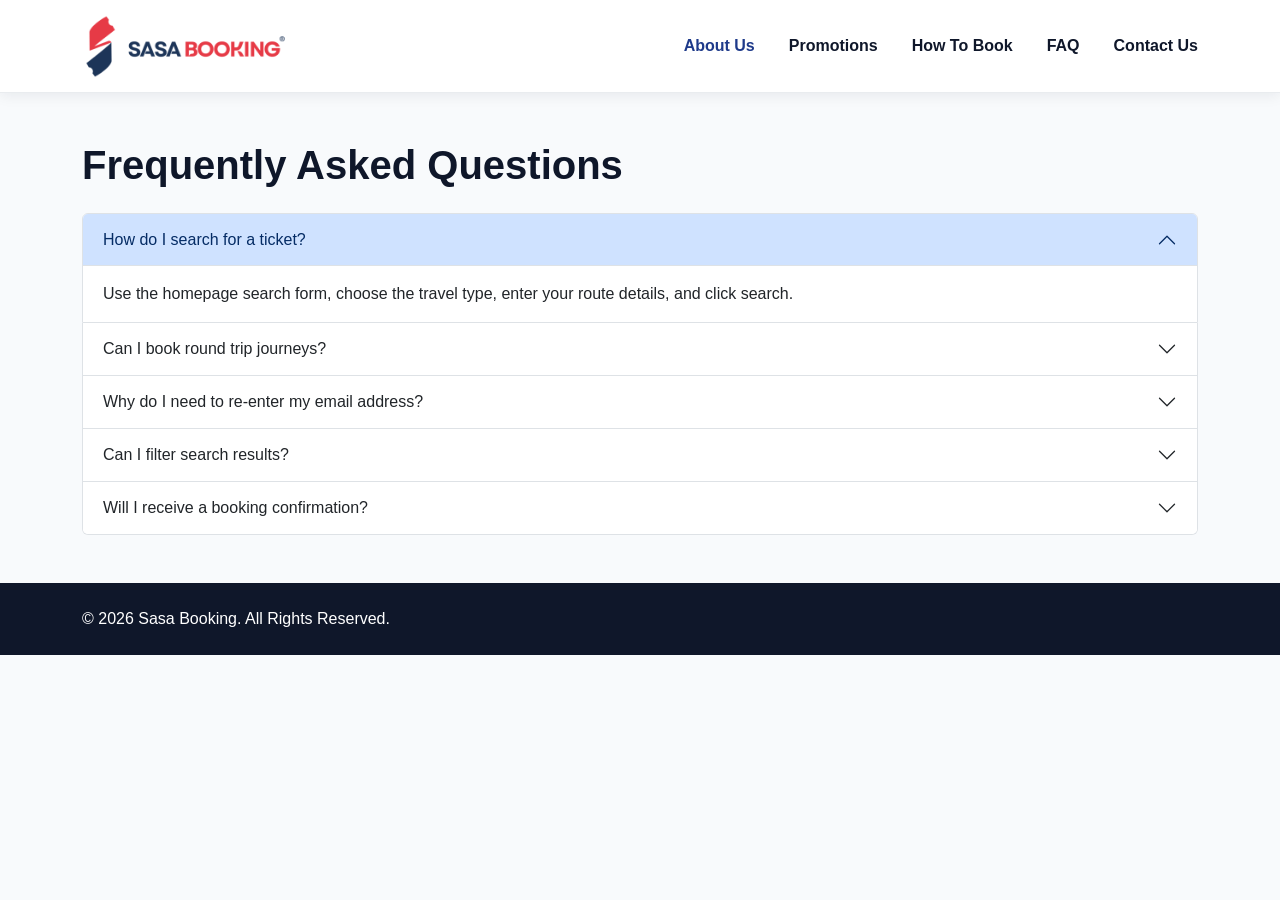
<file: faq.html>
<!DOCTYPE html>
<html lang="en">
<head>
  <meta charset="UTF-8" />
  <meta name="viewport" content="width=device-width, initial-scale=1.0" />
  <title>FAQ - Sasa Booking</title>
  <link href="https://cdn.jsdelivr.net/npm/bootstrap@5.3.3/dist/css/bootstrap.min.css" rel="stylesheet">
  <link rel="stylesheet" href="assets/css/style.css">
</head>
<body>
  <header class="site-header">
  <div class="container header-inner">
    <a href="index.html" class="brand">
      <img src="assets/img/sasa_logo.PNG" alt="Sasa Booking Logo" class="logo-img">
    </a>

    <nav class="main-nav">
  <a href="about.html" class="nav-link-custom active">About Us</a>
  <a href="promotions.html" class="nav-link-custom">Promotions</a>
  <a href="how-to-book.html" class="nav-link-custom">How To Book</a>
  <a href="faq.html" class="nav-link-custom">FAQ</a>
  <a href="contact.html" class="nav-link-custom">Contact Us</a>
</nav>
  </div>
</header>

  <main class="container py-5">
    <h1 class="fw-bold mb-4">Frequently Asked Questions</h1>

    <div class="accordion" id="faqAccordion">
      <div class="accordion-item">
        <h2 class="accordion-header">
          <button class="accordion-button" type="button" data-bs-toggle="collapse" data-bs-target="#faq1">
            How do I search for a ticket?
          </button>
        </h2>
        <div id="faq1" class="accordion-collapse collapse show" data-bs-parent="#faqAccordion">
          <div class="accordion-body">
            Use the homepage search form, choose the travel type, enter your route details, and click search.
          </div>
        </div>
      </div>

      <div class="accordion-item">
        <h2 class="accordion-header">
          <button class="accordion-button collapsed" type="button" data-bs-toggle="collapse" data-bs-target="#faq2">
            Can I book round trip journeys?
          </button>
        </h2>
        <div id="faq2" class="accordion-collapse collapse" data-bs-parent="#faqAccordion">
          <div class="accordion-body">
            Yes. Select the Round Trip option in the search panel and choose a return date.
          </div>
        </div>
      </div>

      <div class="accordion-item">
        <h2 class="accordion-header">
          <button class="accordion-button collapsed" type="button" data-bs-toggle="collapse" data-bs-target="#faq3">
            Why do I need to re-enter my email address?
          </button>
        </h2>
        <div id="faq3" class="accordion-collapse collapse" data-bs-parent="#faqAccordion">
          <div class="accordion-body">
            This helps reduce mistakes in email entry and ensures booking communication reaches the correct passenger.
          </div>
        </div>
      </div>

      <div class="accordion-item">
        <h2 class="accordion-header">
          <button class="accordion-button collapsed" type="button" data-bs-toggle="collapse" data-bs-target="#faq4">
            Can I filter search results?
          </button>
        </h2>
        <div id="faq4" class="accordion-collapse collapse" data-bs-parent="#faqAccordion">
          <div class="accordion-body">
            Yes. You can filter by departure time, operator, and amenities, and sort by price or seat availability.
          </div>
        </div>
      </div>

      <div class="accordion-item">
        <h2 class="accordion-header">
          <button class="accordion-button collapsed" type="button" data-bs-toggle="collapse" data-bs-target="#faq5">
            Will I receive a booking confirmation?
          </button>
        </h2>
        <div id="faq5" class="accordion-collapse collapse" data-bs-parent="#faqAccordion">
          <div class="accordion-body">
            Yes. After confirmation, the system generates a booking reference for your trip.
          </div>
        </div>
      </div>
    </div>
  </main>

  <footer class="site-footer">
    <div class="container py-4">
      <p class="mb-0">© 2026 Sasa Booking. All Rights Reserved.</p>
    </div>
  </footer>

  <script src="https://cdn.jsdelivr.net/npm/bootstrap@5.3.3/dist/js/bootstrap.bundle.min.js"></script>
</body>
</html>
</file>
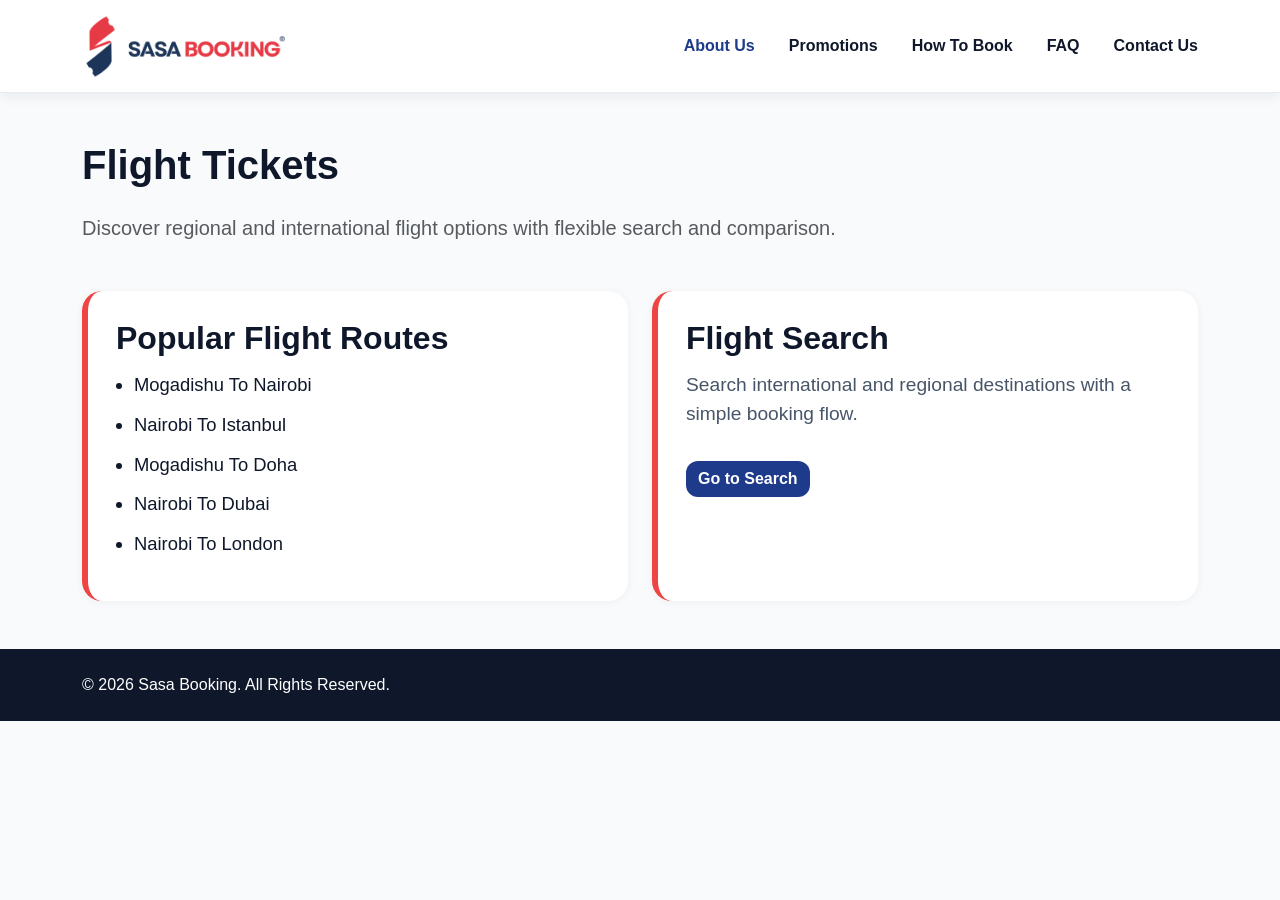
<file: flight-tickets.html>
<!DOCTYPE html>
<html lang="en">
<head>
  <meta charset="UTF-8" />
  <meta name="viewport" content="width=device-width, initial-scale=1.0" />
  <title>Flight Tickets - Sasa Booking</title>
  <link href="https://cdn.jsdelivr.net/npm/bootstrap@5.3.3/dist/css/bootstrap.min.css" rel="stylesheet">
  <link rel="stylesheet" href="assets/css/style.css">
</head>
<body>
 <header class="site-header">
  <div class="container header-inner">
    <a href="index.html" class="brand">
      <img src="assets/img/sasa_logo.PNG" alt="Sasa Booking Logo" class="logo-img">
    </a>

    <nav class="main-nav">
  <a href="about.html" class="nav-link-custom active">About Us</a>
  <a href="promotions.html" class="nav-link-custom">Promotions</a>
  <a href="how-to-book.html" class="nav-link-custom">How To Book</a>
  <a href="faq.html" class="nav-link-custom">FAQ</a>
  <a href="contact.html" class="nav-link-custom">Contact Us</a>
</nav>
  </div>
</header>

  <main class="container py-5">
    <h1 class="fw-bold mb-4">Flight Tickets</h1>
    <p class="fs-5 text-muted mb-5">
      Discover regional and international flight options with flexible search and comparison.
    </p>

    <div class="row g-4">
      <div class="col-md-6">
        <div class="benefit-card h-100">
          <h3>Popular Flight Routes</h3>
          <ul class="popular-list">
            <li>Mogadishu To Nairobi</li>
            <li>Nairobi To Istanbul</li>
            <li>Mogadishu To Doha</li>
            <li>Nairobi To Dubai</li>
            <li>Nairobi To London</li>
          </ul>
        </div>
      </div>

      <div class="col-md-6">
        <div class="benefit-card h-100">
          <h3>Flight Search</h3>
          <p>Search international and regional destinations with a simple booking flow.</p>
          <a href="index.html" class="btn btn-search mt-3">Go to Search</a>
        </div>
      </div>
    </div>
  </main>

  <footer class="site-footer">
    <div class="container py-4">
      <p class="mb-0">© 2026 Sasa Booking. All Rights Reserved.</p>
    </div>
  </footer>
</body>
</html>
</file>
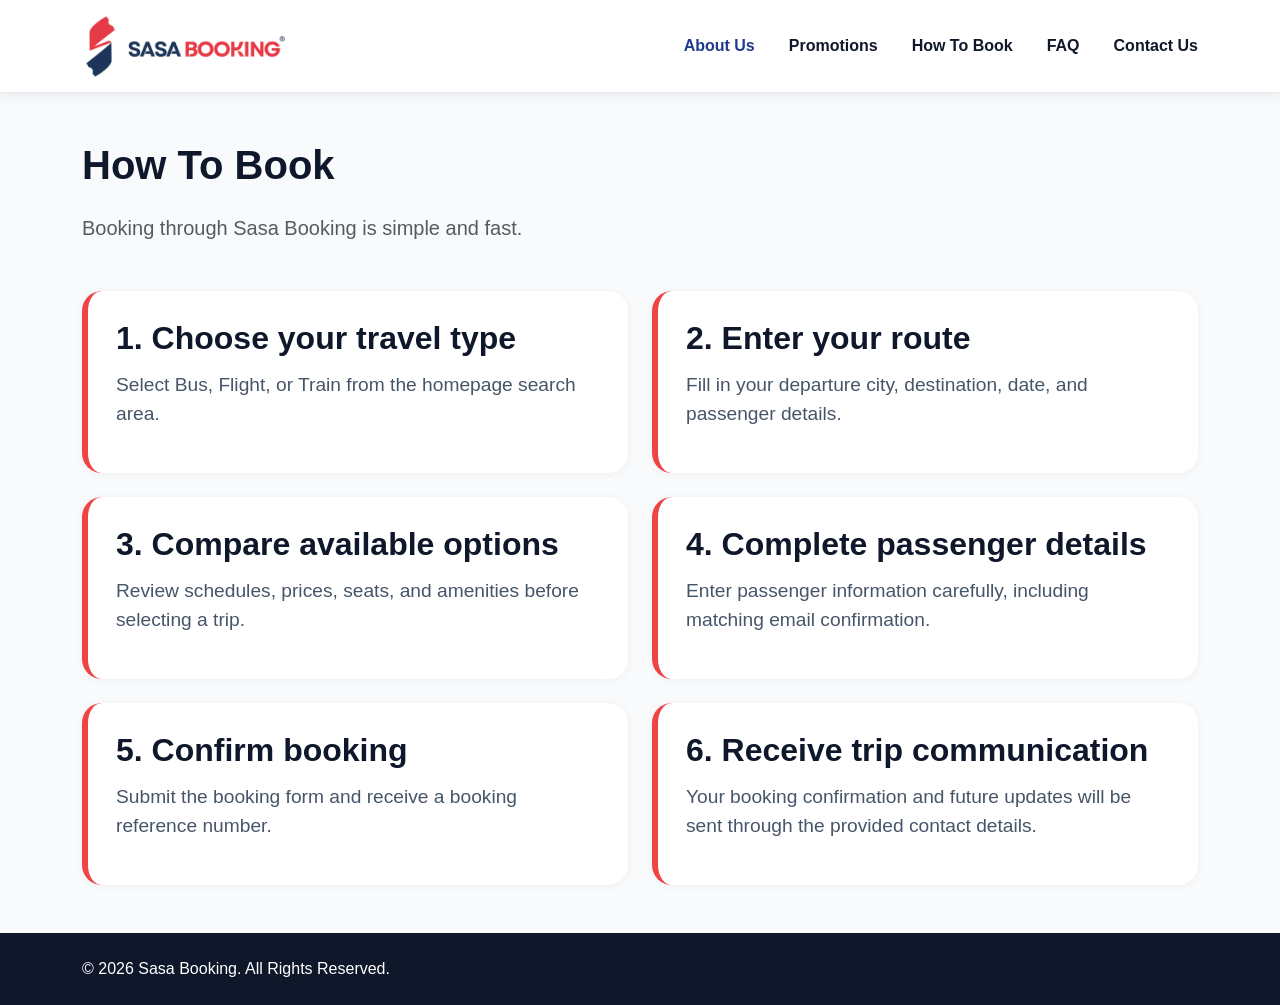
<file: how-to-book.html>
<!DOCTYPE html>
<html lang="en">
<head>
  <meta charset="UTF-8" />
  <meta name="viewport" content="width=device-width, initial-scale=1.0" />
  <title>How To Book - Sasa Booking</title>
  <link href="https://cdn.jsdelivr.net/npm/bootstrap@5.3.3/dist/css/bootstrap.min.css" rel="stylesheet">
  <link rel="stylesheet" href="assets/css/style.css">
</head>
<body>
 <header class="site-header">
  <div class="container header-inner">
    <a href="index.html" class="brand">
      <img src="assets/img/sasa_logo.PNG" alt="Sasa Booking Logo" class="logo-img">
    </a>

    <nav class="main-nav">
  <a href="about.html" class="nav-link-custom active">About Us</a>
  <a href="promotions.html" class="nav-link-custom">Promotions</a>
  <a href="how-to-book.html" class="nav-link-custom">How To Book</a>
  <a href="faq.html" class="nav-link-custom">FAQ</a>
  <a href="contact.html" class="nav-link-custom">Contact Us</a>
</nav>
  </div>
</header>

  <main class="container py-5">
    <h1 class="fw-bold mb-4">How To Book</h1>
    <p class="fs-5 text-muted mb-5">
      Booking through Sasa Booking is simple and fast.
    </p>

    <div class="row g-4">
      <div class="col-md-6">
        <div class="benefit-card h-100">
          <h3>1. Choose your travel type</h3>
          <p>Select Bus, Flight, or Train from the homepage search area.</p>
        </div>
      </div>

      <div class="col-md-6">
        <div class="benefit-card h-100">
          <h3>2. Enter your route</h3>
          <p>Fill in your departure city, destination, date, and passenger details.</p>
        </div>
      </div>

      <div class="col-md-6">
        <div class="benefit-card h-100">
          <h3>3. Compare available options</h3>
          <p>Review schedules, prices, seats, and amenities before selecting a trip.</p>
        </div>
      </div>

      <div class="col-md-6">
        <div class="benefit-card h-100">
          <h3>4. Complete passenger details</h3>
          <p>Enter passenger information carefully, including matching email confirmation.</p>
        </div>
      </div>

      <div class="col-md-6">
        <div class="benefit-card h-100">
          <h3>5. Confirm booking</h3>
          <p>Submit the booking form and receive a booking reference number.</p>
        </div>
      </div>

      <div class="col-md-6">
        <div class="benefit-card h-100">
          <h3>6. Receive trip communication</h3>
          <p>Your booking confirmation and future updates will be sent through the provided contact details.</p>
        </div>
      </div>
    </div>
  </main>

  <footer class="site-footer">
    <div class="container py-4">
      <p class="mb-0">© 2026 Sasa Booking. All Rights Reserved.</p>
    </div>
  </footer>
</body>
</html>
</file>
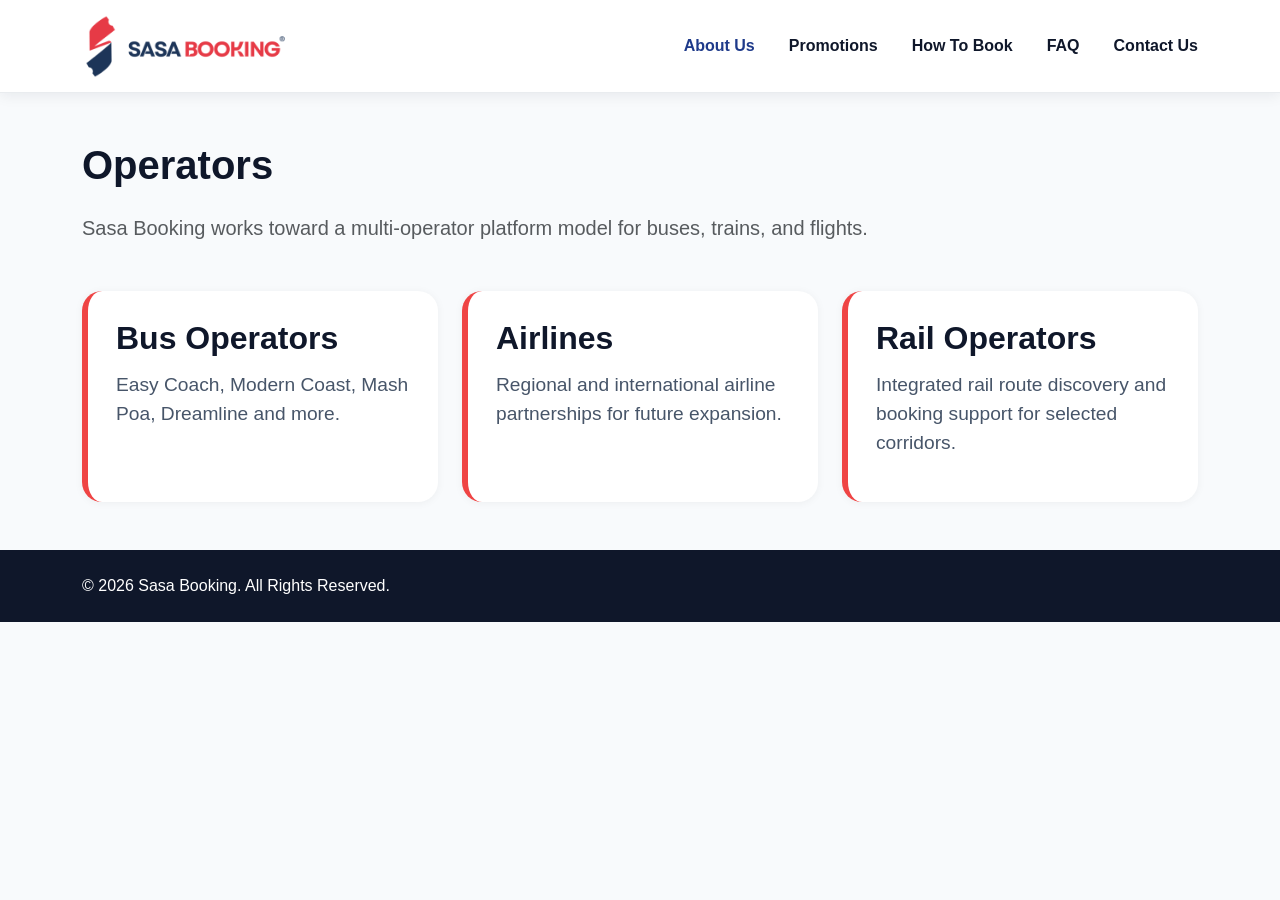
<file: operators.html>
<!DOCTYPE html>
<html lang="en">
<head>
  <meta charset="UTF-8" />
  <meta name="viewport" content="width=device-width, initial-scale=1.0" />
  <title>Operators - Sasa Booking</title>
  <link href="https://cdn.jsdelivr.net/npm/bootstrap@5.3.3/dist/css/bootstrap.min.css" rel="stylesheet">
  <link rel="stylesheet" href="assets/css/style.css">
</head>
<body>
  <header class="site-header">
  <div class="container header-inner">
    <a href="index.html" class="brand">
      <img src="assets/img/sasa_logo.PNG" alt="Sasa Booking Logo" class="logo-img">
    </a>

    <nav class="main-nav">
  <a href="about.html" class="nav-link-custom active">About Us</a>
  <a href="promotions.html" class="nav-link-custom">Promotions</a>
  <a href="how-to-book.html" class="nav-link-custom">How To Book</a>
  <a href="faq.html" class="nav-link-custom">FAQ</a>
  <a href="contact.html" class="nav-link-custom">Contact Us</a>
</nav>
  </div>
</header>

  <main class="container py-5">
    <h1 class="fw-bold mb-4">Operators</h1>
    <p class="fs-5 text-muted mb-5">
      Sasa Booking works toward a multi-operator platform model for buses, trains, and flights.
    </p>

    <div class="row g-4">
      <div class="col-md-4">
        <div class="benefit-card h-100">
          <h3>Bus Operators</h3>
          <p>Easy Coach, Modern Coast, Mash Poa, Dreamline and more.</p>
        </div>
      </div>

      <div class="col-md-4">
        <div class="benefit-card h-100">
          <h3>Airlines</h3>
          <p>Regional and international airline partnerships for future expansion.</p>
        </div>
      </div>

      <div class="col-md-4">
        <div class="benefit-card h-100">
          <h3>Rail Operators</h3>
          <p>Integrated rail route discovery and booking support for selected corridors.</p>
        </div>
      </div>
    </div>
  </main>

  <footer class="site-footer">
    <div class="container py-4">
      <p class="mb-0">© 2026 Sasa Booking. All Rights Reserved.</p>
    </div>
  </footer>
</body>
</html>
</file>
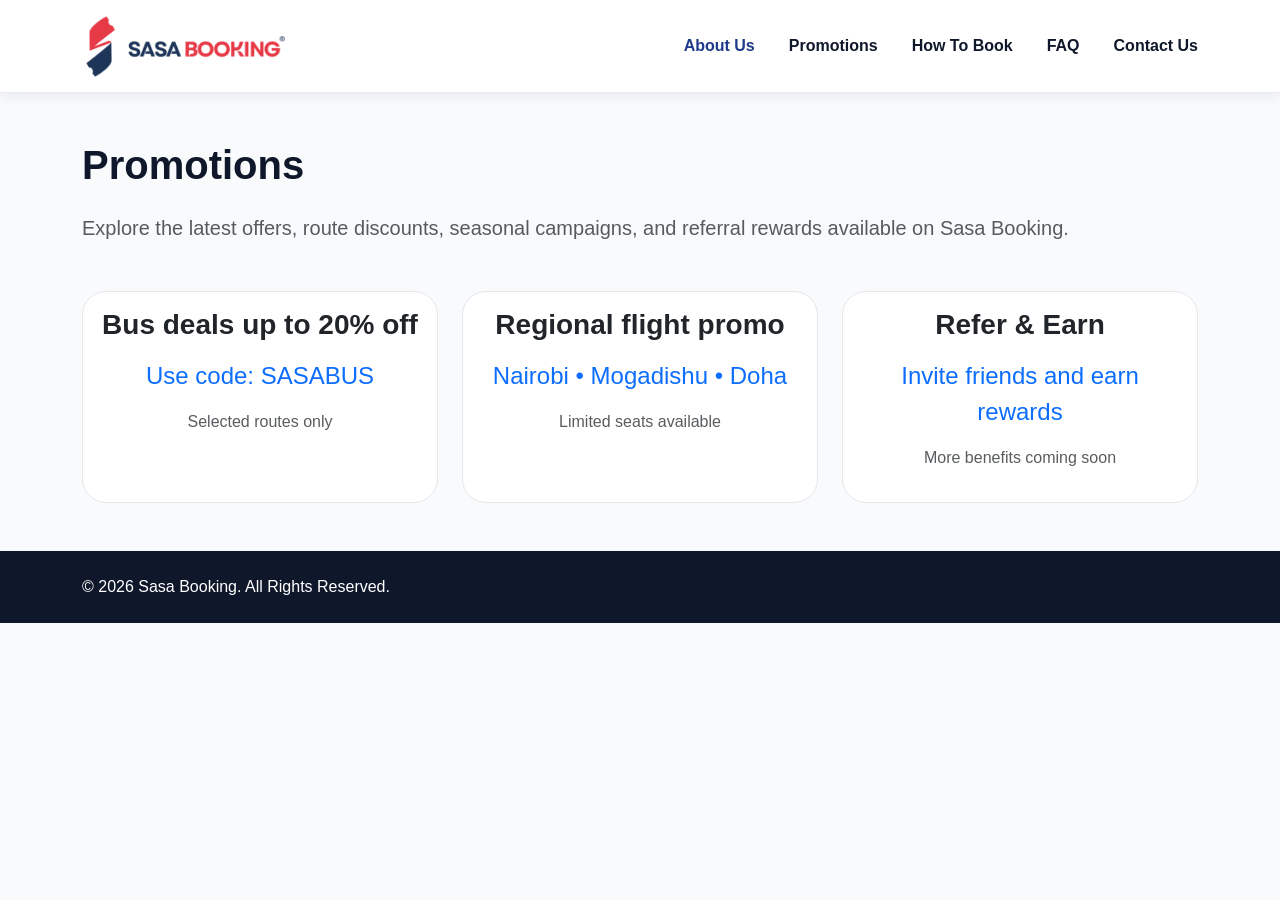
<file: promotions.html>
<!DOCTYPE html>
<html lang="en">
<head>
  <meta charset="UTF-8" />
  <meta name="viewport" content="width=device-width, initial-scale=1.0" />
  <title>Promotions - Sasa Booking</title>
  <link href="https://cdn.jsdelivr.net/npm/bootstrap@5.3.3/dist/css/bootstrap.min.css" rel="stylesheet">
  <link rel="stylesheet" href="assets/css/style.css">
</head>
<body>
  <header class="site-header">
  <div class="container header-inner">
    <a href="index.html" class="brand">
      <img src="assets/img/sasa_logo.PNG" alt="Sasa Booking Logo" class="logo-img">
    </a>

    <nav class="main-nav">
  <a href="about.html" class="nav-link-custom active">About Us</a>
  <a href="promotions.html" class="nav-link-custom">Promotions</a>
  <a href="how-to-book.html" class="nav-link-custom">How To Book</a>
  <a href="faq.html" class="nav-link-custom">FAQ</a>
  <a href="contact.html" class="nav-link-custom">Contact Us</a>
</nav>
  </div>
</header>

  <main class="container py-5">
    <h1 class="fw-bold mb-4">Promotions</h1>
    <p class="fs-5 text-muted mb-5">
      Explore the latest offers, route discounts, seasonal campaigns, and referral rewards available on Sasa Booking.
    </p>

    <div class="row g-4">
      <div class="col-md-4">
        <div class="card promo-card h-100 text-center">
          <div class="card-body">
            <h3 class="fw-bold">Bus deals up to 20% off</h3>
            <p class="text-primary fs-4 mt-3">Use code: SASABUS</p>
            <p class="text-muted">Selected routes only</p>
          </div>
        </div>
      </div>

      <div class="col-md-4">
        <div class="card promo-card h-100 text-center">
          <div class="card-body">
            <h3 class="fw-bold">Regional flight promo</h3>
            <p class="text-primary fs-4 mt-3">Nairobi • Mogadishu • Doha</p>
            <p class="text-muted">Limited seats available</p>
          </div>
        </div>
      </div>

      <div class="col-md-4">
        <div class="card promo-card h-100 text-center">
          <div class="card-body">
            <h3 class="fw-bold">Refer & Earn</h3>
            <p class="text-primary fs-4 mt-3">Invite friends and earn rewards</p>
            <p class="text-muted">More benefits coming soon</p>
          </div>
        </div>
      </div>
    </div>
  </main>

  <footer class="site-footer">
    <div class="container py-4">
      <p class="mb-0">© 2026 Sasa Booking. All Rights Reserved.</p>
    </div>
  </footer>
</body>
</html>
</file>
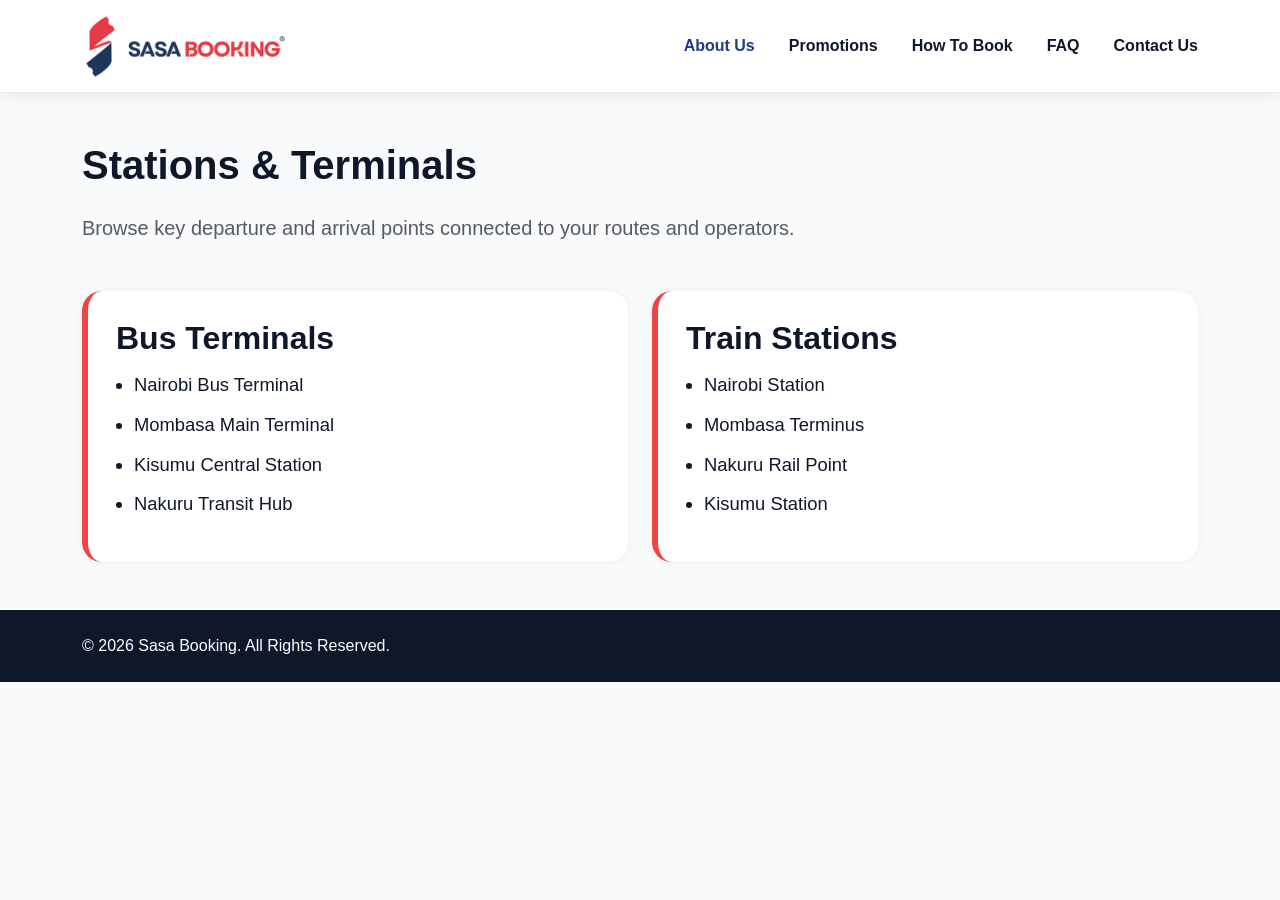
<file: stations-terminals.html>
<!DOCTYPE html>
<html lang="en">
<head>
  <meta charset="UTF-8" />
  <meta name="viewport" content="width=device-width, initial-scale=1.0" />
  <title>Stations & Terminals - Sasa Booking</title>
  <link href="https://cdn.jsdelivr.net/npm/bootstrap@5.3.3/dist/css/bootstrap.min.css" rel="stylesheet">
  <link rel="stylesheet" href="assets/css/style.css">
</head>
<body>
 <header class="site-header">
  <div class="container header-inner">
    <a href="index.html" class="brand">
      <img src="assets/img/sasa_logo.PNG" alt="Sasa Booking Logo" class="logo-img">
    </a>

    <nav class="main-nav">
  <a href="about.html" class="nav-link-custom active">About Us</a>
  <a href="promotions.html" class="nav-link-custom">Promotions</a>
  <a href="how-to-book.html" class="nav-link-custom">How To Book</a>
  <a href="faq.html" class="nav-link-custom">FAQ</a>
  <a href="contact.html" class="nav-link-custom">Contact Us</a>
</nav>
  </div>
</header>

  <main class="container py-5">
    <h1 class="fw-bold mb-4">Stations & Terminals</h1>
    <p class="fs-5 text-muted mb-5">
      Browse key departure and arrival points connected to your routes and operators.
    </p>

    <div class="row g-4">
      <div class="col-md-6">
        <div class="benefit-card h-100">
          <h3>Bus Terminals</h3>
          <ul class="popular-list">
            <li>Nairobi Bus Terminal</li>
            <li>Mombasa Main Terminal</li>
            <li>Kisumu Central Station</li>
            <li>Nakuru Transit Hub</li>
          </ul>
        </div>
      </div>

      <div class="col-md-6">
        <div class="benefit-card h-100">
          <h3>Train Stations</h3>
          <ul class="popular-list">
            <li>Nairobi Station</li>
            <li>Mombasa Terminus</li>
            <li>Nakuru Rail Point</li>
            <li>Kisumu Station</li>
          </ul>
        </div>
      </div>
    </div>
  </main>

  <footer class="site-footer">
    <div class="container py-4">
      <p class="mb-0">© 2026 Sasa Booking. All Rights Reserved.</p>
    </div>
  </footer>
</body>
</html>
</file>
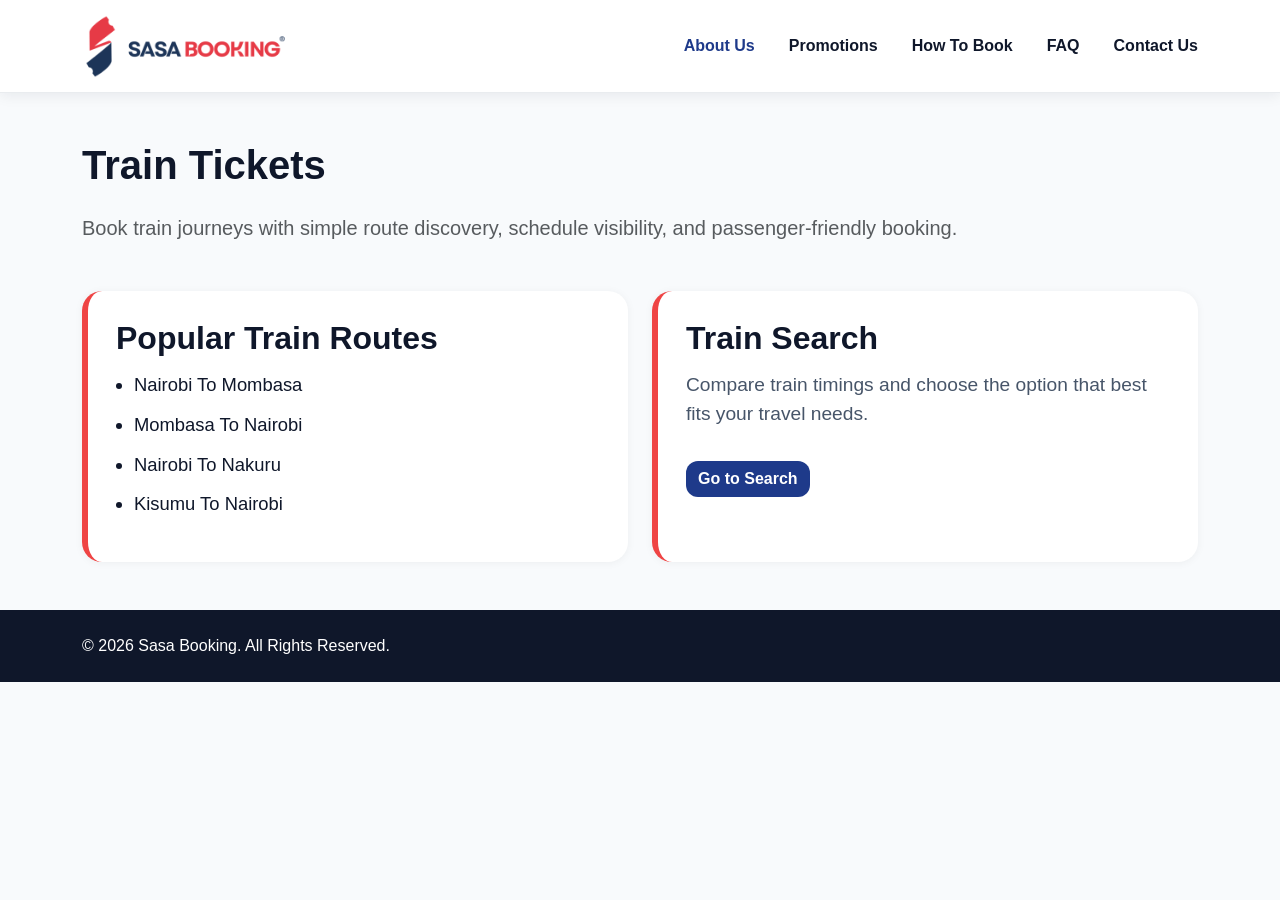
<file: train-tickets.html>
<!DOCTYPE html>
<html lang="en">
<head>
  <meta charset="UTF-8" />
  <meta name="viewport" content="width=device-width, initial-scale=1.0" />
  <title>Train Tickets - Sasa Booking</title>
  <link href="https://cdn.jsdelivr.net/npm/bootstrap@5.3.3/dist/css/bootstrap.min.css" rel="stylesheet">
  <link rel="stylesheet" href="assets/css/style.css">
</head>
<body>
 <header class="site-header">
  <div class="container header-inner">
    <a href="index.html" class="brand">
      <img src="assets/img/sasa_logo.PNG" alt="Sasa Booking Logo" class="logo-img">
    </a>

    <nav class="main-nav">
  <a href="about.html" class="nav-link-custom active">About Us</a>
  <a href="promotions.html" class="nav-link-custom">Promotions</a>
  <a href="how-to-book.html" class="nav-link-custom">How To Book</a>
  <a href="faq.html" class="nav-link-custom">FAQ</a>
  <a href="contact.html" class="nav-link-custom">Contact Us</a>
</nav>
  </div>
</header>

  <main class="container py-5">
    <h1 class="fw-bold mb-4">Train Tickets</h1>
    <p class="fs-5 text-muted mb-5">
      Book train journeys with simple route discovery, schedule visibility, and passenger-friendly booking.
    </p>

    <div class="row g-4">
      <div class="col-md-6">
        <div class="benefit-card h-100">
          <h3>Popular Train Routes</h3>
          <ul class="popular-list">
            <li>Nairobi To Mombasa</li>
            <li>Mombasa To Nairobi</li>
            <li>Nairobi To Nakuru</li>
            <li>Kisumu To Nairobi</li>
          </ul>
        </div>
      </div>

      <div class="col-md-6">
        <div class="benefit-card h-100">
          <h3>Train Search</h3>
          <p>Compare train timings and choose the option that best fits your travel needs.</p>
          <a href="index.html" class="btn btn-search mt-3">Go to Search</a>
        </div>
      </div>
    </div>
  </main>

  <footer class="site-footer">
    <div class="container py-4">
      <p class="mb-0">© 2026 Sasa Booking. All Rights Reserved.</p>
    </div>
  </footer>
</body>
</html>
</file>
<file: assets/css/style.css>
:root {
  --brand-blue: #1E3A8A;
  --brand-red: #EF4444;
  --brand-dark: #0F172A;
  --brand-light: #F8FAFC;
  --brand-border: #E5E7EB;
}

body {
  margin: 0;
  background: var(--brand-light);
  color: var(--brand-dark);
  font-family: Arial, sans-serif;
}

/* Header */
.site-header {
  background: #ffffff;
  border-bottom: 1px solid #e9ecef;
  position: sticky;
  top: 0;
  z-index: 1000;
}

.header-inner {
  min-height: 92px;
  display: flex;
  align-items: center;
  justify-content: space-between;
  gap: 32px;
}

.brand {
  display: flex;
  align-items: center;
  text-decoration: none;
  flex-shrink: 0;
}

.logo-img {
  height: 64px;
  width: auto;
  object-fit: contain;
  display: block;
}

.brand-blue {
  color: var(--brand-blue);
}

.brand-red {
  color: var(--brand-red);
}

.main-nav {
  display: flex;
  align-items: center;
  gap: 34px;
  flex-wrap: wrap;
}

.nav-link-custom {
  color: var(--brand-dark);
  text-decoration: none;
  font-size: 16px;
  font-weight: 700;
  line-height: 1;
  transition: color 0.2s ease;
}

.nav-link-custom:hover {
  color: var(--brand-red);
}

.nav-link-custom.active {
  color: var(--brand-blue);
}

/* Hero */
.hero-section {
  position: relative;
  background: url("https://images.unsplash.com/photo-1500530855697-b586d89ba3ee?auto=format&fit=crop&w=1600&q=80") center/cover no-repeat;
}

.hero-overlay {
  position: absolute;
  inset: 0;
  background: rgba(0, 0, 0, 0.45);
}

.tab-btn,
.trip-btn {
  padding: 18px 24px;
  border-radius: 16px;
  color: #fff;
  background: rgba(31, 41, 55, 0.9);
  border: none;
  font-weight: 700;
}

.tab-btn.active,
.trip-btn.active {
  background: var(--brand-red);
}

.search-panel {
  background: rgba(15, 23, 42, 0.82);
}

.btn-search {
  background: var(--brand-blue);
  border: none;
}

.btn-search:hover {
  background: #17306f;
}

/* Promotions / cards */
.promo-card {
  border-radius: 24px;
  border: 1px solid var(--brand-border);
}

.section-title {
  color: var(--brand-blue);
  font-size: 2.2rem;
  font-weight: 800;
}

.offer-box {
  border-radius: 24px;
  overflow: hidden;
  background: white;
  box-shadow: 0 2px 10px rgba(0, 0, 0, 0.06);
}

.offer-top {
  min-height: 240px;
  background: var(--brand-red);
  color: white;
  display: flex;
  align-items: center;
  justify-content: center;
  text-align: center;
  padding: 32px;
}

.offer-top h3 {
  font-size: 2rem;
  font-weight: 800;
}

.offer-bottom {
  padding: 16px 18px;
  font-size: 1.6rem;
}

/* Filters / results */
.filter-box {
  background: white;
  border: 1px solid var(--brand-border);
  border-radius: 24px;
  overflow: hidden;
}

.result-card {
  background: white;
  border: 1px solid var(--brand-border);
  border-radius: 24px;
  padding: 24px;
  margin-bottom: 20px;
}

.result-price {
  font-size: 2rem;
  font-weight: 800;
}

.select-btn {
  background: var(--brand-red);
  border: none;
  color: white;
  border-radius: 14px;
  padding: 12px 28px;
  font-weight: 700;
}

/* Lists */
.popular-list {
  padding-left: 18px;
}

.popular-list li {
  margin-bottom: 12px;
  font-size: 1.15rem;
}

/* Stats */
.stats-section {
  background:
    linear-gradient(rgba(15, 23, 42, 0.75), rgba(15, 23, 42, 0.75)),
    url("https://images.unsplash.com/photo-1500530855697-b586d89ba3ee?auto=format&fit=crop&w=1600&q=80") center/cover no-repeat;
}

.stats-number {
  color: var(--brand-red);
  font-size: 4rem;
  font-weight: 900;
}

/* Generic cards */
.benefit-card {
  background: white;
  border-left: 6px solid var(--brand-red);
  border-radius: 20px;
  padding: 28px;
  box-shadow: 0 1px 8px rgba(0, 0, 0, 0.05);
}

.benefit-card h3 {
  font-size: 2rem;
  font-weight: 800;
  margin-bottom: 14px;
}

.benefit-card p {
  font-size: 1.2rem;
  color: #475569;
}

/* Footer */
.site-footer {
  background: var(--brand-dark);
  color: white;
}

.site-footer h4 {
  font-weight: 800;
  margin-bottom: 16px;
}

.footer-list {
  list-style: none;
  padding: 0;
}

.footer-list li {
  margin-bottom: 10px;
}

.footer-list a {
  color: rgba(255, 255, 255, 0.82);
  text-decoration: none;
}

.footer-list a:hover {
  color: white;
}

.copyright {
  margin-top: 28px;
  color: rgba(255, 255, 255, 0.65);
}

/* About page */
.about-page {
  background: #f8fafc;
}

.about-hero {
  padding: 72px 0 36px;
}

.color-hero {
  background: linear-gradient(135deg, rgba(30, 58, 138, 0.06), rgba(239, 68, 68, 0.05));
  border-bottom: 1px solid #e5e7eb;
}

.about-hero-box {
  max-width: 980px;
}

.section-tag {
  display: inline-block;
  margin-bottom: 14px;
  font-size: 14px;
  font-weight: 800;
  text-transform: uppercase;
  letter-spacing: 1px;
  color: var(--brand-red);
}

.about-hero h1,
.section-head h2,
.commitment-box h2 {
  color: var(--brand-dark);
  font-weight: 900;
  line-height: 1.1;
}

.about-hero h1 {
  font-size: 62px;
  margin-bottom: 22px;
  max-width: 900px;
}

.hero-text {
  font-size: 22px;
  line-height: 1.75;
  color: #475569;
  margin-bottom: 18px;
  max-width: 950px;
}

.about-section {
  padding: 44px 0;
}

.light-section {
  background: #ffffff;
}

.commitment-section {
  background: linear-gradient(180deg, #f8fafc 0%, #eef2ff 100%);
}

.section-head {
  margin-bottom: 30px;
}

.center-head {
  text-align: center;
}

.section-head h2 {
  font-size: 44px;
  margin: 0 0 12px;
}

.section-subtext {
  max-width: 760px;
  margin: 0 auto;
  font-size: 18px;
  line-height: 1.7;
  color: #64748b;
}

.about-grid {
  display: grid;
  gap: 26px;
}

.about-grid.two-col {
  grid-template-columns: repeat(2, minmax(0, 1fr));
}

.about-grid.three-col {
  grid-template-columns: repeat(3, minmax(0, 1fr));
}

.info-card,
.feature-card,
.reason-card,
.commitment-box {
  background: #ffffff;
  border: 1px solid #dbe3ee;
  border-radius: 28px;
  box-shadow: 0 10px 30px rgba(15, 23, 42, 0.05);
}

.info-card,
.feature-card,
.reason-card {
  padding: 30px 28px;
}

.commitment-box {
  padding: 42px 38px;
}

.info-card h2,
.feature-card h3,
.reason-card h3 {
  margin: 0 0 14px;
  color: var(--brand-dark);
  font-weight: 900;
}

.info-card h2 {
  font-size: 34px;
}

.feature-card h3,
.reason-card h3 {
  font-size: 24px;
}

.info-card p,
.feature-card p,
.reason-card p,
.commitment-box p {
  margin: 0;
  color: #475569;
  font-size: 18px;
  line-height: 1.75;
}

.card-icon {
  width: 56px;
  height: 56px;
  border-radius: 16px;
  display: flex;
  align-items: center;
  justify-content: center;
  margin-bottom: 18px;
  font-size: 24px;
  font-weight: 800;
  color: #ffffff;
  background: linear-gradient(135deg, var(--brand-blue), var(--brand-red));
}

.accent-blue {
  border-top: 6px solid var(--brand-blue);
}

.accent-red {
  border-top: 6px solid var(--brand-red);
}

.feature-card {
  position: relative;
  overflow: hidden;
  transition: transform 0.2s ease, box-shadow 0.2s ease;
}

.feature-card:hover,
.reason-card:hover,
.info-card:hover {
  transform: translateY(-3px);
  box-shadow: 0 14px 32px rgba(15, 23, 42, 0.08);
}

.feature-top {
  width: 72px;
  height: 6px;
  border-radius: 999px;
  margin-bottom: 20px;
}

.border-blue {
  background: var(--brand-blue);
}

.border-red {
  background: var(--brand-red);
}

.reason-card {
  position: relative;
  padding-left: 34px;
}

.reason-card::before {
  content: "";
  position: absolute;
  top: 26px;
  left: 0;
  width: 8px;
  height: calc(100% - 52px);
  border-radius: 0 10px 10px 0;
}

.highlight-red::before {
  background: var(--brand-red);
}

.highlight-blue::before {
  background: var(--brand-blue);
}

.commitment-box {
  border-top: 8px solid var(--brand-blue);
  background: linear-gradient(135deg, #ffffff 0%, #f8fafc 100%);
}

.commitment-box h2 {
  font-size: 56px;
  margin: 0 0 18px;
  max-width: 1000px;
}

/* Responsive */
@media (max-width: 991px) {
  .header-inner {
    min-height: auto;
    padding-top: 16px;
    padding-bottom: 16px;
    flex-direction: column;
    align-items: flex-start;
  }

  .main-nav {
    gap: 18px;
  }

  .logo-img {
    height: 56px;
  }

  .about-hero h1 {
    font-size: 46px;
  }

  .section-head h2,
  .commitment-box h2 {
    font-size: 36px;
  }

  .hero-text {
    font-size: 19px;
  }

  .about-grid.two-col,
  .about-grid.three-col {
    grid-template-columns: 1fr;
  }
}

@media (max-width: 576px) {
  .about-hero {
    padding: 46px 0 24px;
  }

  .about-hero h1 {
    font-size: 36px;
  }

  .section-head h2,
  .commitment-box h2 {
    font-size: 30px;
  }

  .hero-text,
  .info-card p,
  .feature-card p,
  .reason-card p,
  .commitment-box p {
    font-size: 17px;
  }

  .info-card,
  .feature-card,
  .reason-card {
    padding: 24px 22px;
  }

  .commitment-box {
    padding: 28px 24px;
  }
} .small-icon {
  width: 52px;
  height: 52px;
  font-size: 22px;
  margin-bottom: 16px;
}

.reason-icon {
  width: 52px;
  height: 52px;
  border-radius: 14px;
  display: inline-flex;
  align-items: center;
  justify-content: center;
  margin-bottom: 16px;
  font-size: 22px;
  background: rgba(30, 58, 138, 0.08);
}/* ===== CONTACT PAGE ===== */
.contact-page {
  background: #f8fafc;
}

.contact-hero {
  padding: 72px 0 36px;
}

.contact-hero-box {
  max-width: 900px;
}

.contact-hero h1 {
  font-size: 56px;
  line-height: 1.1;
  font-weight: 900;
  color: var(--brand-dark);
  margin-bottom: 20px;
}

.contact-section {
  padding: 44px 0;
}

.contact-grid {
  display: grid;
  grid-template-columns: repeat(4, minmax(0, 1fr));
  gap: 24px;
}

.contact-card {
  background: #ffffff;
  border: 1px solid #dbe3ee;
  border-radius: 24px;
  padding: 28px;
  box-shadow: 0 10px 30px rgba(15, 23, 42, 0.05);
}

.contact-card h3 {
  font-size: 24px;
  font-weight: 900;
  margin: 0 0 12px;
  color: var(--brand-dark);
}

.contact-card p {
  margin: 0;
  font-size: 18px;
  line-height: 1.7;
  color: #475569;
}

.contact-form-wrap {
  background: #ffffff;
  border: 1px solid #dbe3ee;
  border-radius: 28px;
  padding: 34px;
  box-shadow: 0 10px 30px rgba(15, 23, 42, 0.05);
}

.form-grid {
  display: grid;
  grid-template-columns: repeat(2, minmax(0, 1fr));
  gap: 20px;
}

.contact-form .form-control {
  border-radius: 16px;
  border: 1px solid #cfd8e3;
  padding: 14px 16px;
}

.contact-form .form-control:focus {
  border-color: var(--brand-blue);
  box-shadow: 0 0 0 0.2rem rgba(30, 58, 138, 0.12);
}

@media (max-width: 991px) {
  .contact-hero h1 {
    font-size: 42px;
  }

  .contact-grid {
    grid-template-columns: repeat(2, minmax(0, 1fr));
  }

  .form-grid {
    grid-template-columns: 1fr;
  }
}

@media (max-width: 576px) {
  .contact-hero {
    padding: 46px 0 24px;
  }

  .contact-hero h1 {
    font-size: 34px;
  }

  .contact-grid {
    grid-template-columns: 1fr;
  }

  .contact-form-wrap {
    padding: 24px;
  }
}/* Contact page improvements */
.card-icon {
  width: 64px;
  height: 64px;
  font-size: 28px;
  border-radius: 18px;
}

.contact-card {
  padding: 32px;
  border-radius: 26px;
  transition: all 0.25s ease;
}

.contact-card:hover {
  transform: translateY(-6px);
  box-shadow: 0 18px 40px rgba(15, 23, 42, 0.12);
}

.color-hero {
  background: linear-gradient(
    135deg,
    rgba(30, 58, 138, 0.08),
    rgba(239, 68, 68, 0.08)
  );
}/* 🔥 Contact Icons Premium Style */
.card-icon {
  width: 64px;
  height: 64px;
  border-radius: 18px;
  display: flex;
  align-items: center;
  justify-content: center;
  font-size: 28px;
  margin-bottom: 18px;
  color: #ffffff;
  box-shadow: 0 10px 25px rgba(15, 23, 42, 0.15);
}

/* Individual icon colors */
.icon-location {
  background: linear-gradient(135deg, #ef4444, #f97316);
}

.icon-phone {
  background: linear-gradient(135deg, #1e3a8a, #3b82f6);
}

.icon-email {
  background: linear-gradient(135deg, #6366f1, #8b5cf6);
}

.icon-partnership {
  background: linear-gradient(135deg, #10b981, #22c55e);
}/* FINAL FIX: Contact cards must show in 4 columns */
.contact-grid {
  display: grid !important;
  grid-template-columns: repeat(4, 1fr) !important;
  gap: 24px !important;
  align-items: stretch;
}

.contact-card {
  width: 100% !important;
}

@media (max-width: 991px) {
  .contact-grid {
    grid-template-columns: repeat(2, 1fr) !important;
  }
}

@media (max-width: 576px) {
  .contact-grid {
    grid-template-columns: 1fr !important;
  }
}/* ===== FINAL ABOUT PAGE SIZE FIX ===== */
.about-hero {
  padding: 52px 0 34px !important;
}

.about-hero h1 {
  font-size: 48px !important;
  max-width: 820px;
}

.hero-text {
  font-size: 18px !important;
  line-height: 1.65 !important;
  max-width: 850px;
}

.about-section {
  padding: 34px 0 !important;
}

.section-head h2,
.commitment-box h2 {
  font-size: 34px !important;
}

.section-subtext {
  font-size: 16px !important;
}

.info-card,
.feature-card,
.reason-card,
.commitment-box {
  padding: 24px !important;
  border-radius: 20px !important;
}

.info-card h2 {
  font-size: 26px !important;
}

.feature-card h3,
.reason-card h3 {
  font-size: 22px !important;
}

.info-card p,
.feature-card p,
.reason-card p,
.commitment-box p {
  font-size: 16px !important;
  line-height: 1.6 !important;
}

.card-icon,
.reason-icon {
  width: 50px !important;
  height: 50px !important;
  font-size: 22px !important;
  margin-bottom: 14px !important;
}

.about-grid {
  gap: 22px !important;
}

.about-grid.two-col,
.about-grid.three-col {
  max-width: 1120px;
  margin-left: auto;
  margin-right: auto;
}

.commitment-box {
  max-width: 1120px;
  margin: 0 auto;
}

@media (max-width: 991px) {
  .about-hero h1 {
    font-size: 40px !important;
  }

  .section-head h2,
  .commitment-box h2 {
    font-size: 30px !important;
  }
}

@media (max-width: 576px) {
  .about-hero h1 {
    font-size: 32px !important;
  }

  .hero-text {
    font-size: 16px !important;
  }
}.send-btn {
  background-color: #1E3A8A;   /* brand blue */
  color: #ffffff !important;   /* make text white */
  border: none;
  font-weight: 600;
  letter-spacing: 0.5px;
}

.send-btn:hover {
  background-color: #162f6b;   /* darker on hover */
  color: #ffffff;
}/* FINAL BUTTON TEXT FIX */
.contact-form .send-btn,
.contact-form button.send-btn,
button.send-btn,
.btn-search.send-btn {
  background: #1E3A8A !important;
  color: #ffffff !important;
  border: none !important;
  font-weight: 800 !important;
  font-size: 18px !important;
}

.contact-form .send-btn:hover,
.contact-form button.send-btn:hover,
button.send-btn:hover,
.btn-search.send-btn:hover {
  background: #162f6b !important;
  color: #ffffff !important;
}/* HIDE MOBILE APPS COLUMN COMPLETELY */
.site-footer .footer-column:nth-child(3) {
  display: none;
}.footer-note {
  margin-top: 10px;
  font-size: 14px;
  opacity: 0.7;
}/* ===== HEADER STYLE ===== */
.top-header {
  background: linear-gradient(90deg, #1E3A8A, #EF4444);
  color: white;
  padding: 12px 0;
}

.top-header-inner {
  display: flex;
  align-items: center;
  justify-content: space-between;
}

.top-logo {
  height: 55px;
  background: white;
  padding: 6px;
  border-radius: 10px;
}

.top-actions {
  display: flex;
  align-items: center;
  gap: 18px;
}

.top-link,
.contact-link {
  color: white;
  text-decoration: none;
  font-weight: 600;
}

.contact-link {
  background: white;
  color: #1E3A8A;
  padding: 8px 14px;
  border-radius: 20px;
}

.app-icon {
  background: white;
  color: #1E3A8A;
  padding: 8px;
  border-radius: 8px;
}/* ===== PROFESSIONAL HOME HEADER ===== */
.top-header {
  background: linear-gradient(90deg, #1E3A8A 0%, #7c3a78 55%, #EF4444 100%);
  padding: 10px 0;
}

.top-header-inner {
  display: flex;
  align-items: center;
  justify-content: space-between;
}

.top-logo {
  height: 50px;
  background: white;
  padding: 6px 10px;
  border-radius: 10px;
}

.top-actions {
  display: flex;
  align-items: center;
  gap: 18px;
  color: white;
  font-weight: 600;
}

.top-link {
  color: white;
  text-decoration: none;
}

.top-link:hover {
  color: #ffd7d7;
}

.contact-link {
  background: white;
  color: #1E3A8A;
  padding: 8px 16px;
  border-radius: 20px;
  font-weight: bold;
  text-decoration: none;
}/* ===== HERO IMPROVEMENT ===== */
.hero-section {
  position: relative;
  padding-bottom: 120px;
}

.hero-content {
  padding-top: 80px;
}

.hero-title {
  font-size: 60px;
  font-weight: 900;
}

.hero-sub {
  font-size: 20px;
}

/* ===== BOOKING ===== */
.booking-wrapper {
  margin-top: -80px;
}

.booking-tabs {
  display: flex;
  gap: 10px;
  margin-bottom: 10px;
}

.booking-tabs button {
  flex: 1;
  padding: 14px;
  border-radius: 12px;
  border: none;
  background: rgba(31,41,55,0.9);
  color: white;
  font-weight: bold;
}

.booking-tabs .active {
  background: #EF4444;
}

.booking-card {
  background: rgba(15,23,42,0.9);
  padding: 20px;
  border-radius: 16px;
}

.advanced-link {
  display: inline-block;
  margin-top: 10px;
  color: #ffd7d7;
}

/* ===== MOBILE FIX ===== */
@media (max-width: 768px) {

  .top-actions {
    display: none;
  }

  .hero-title {
    font-size: 32px;
  }

  .booking-wrapper {
    margin-top: -60px;
  }

  .booking-tabs {
    flex-direction: column;
  }
}/* FINAL HOME PAGE FIX */
.hero-content {
  padding-top: 70px !important;
  padding-bottom: 90px !important;
}

.hero-title {
  font-size: 52px !important;
  line-height: 1.1 !important;
}

.booking-wrapper {
  margin-top: -60px !important;
}

.btn-search {
  color: #ffffff !important;
  background: #1E3A8A !important;
  font-weight: 800 !important;
}

.btn-search:hover {
  color: #ffffff !important;
  background: #162f6b !important;
}

@media (max-width: 768px) {
  .hero-content {
    padding-top: 45px !important;
    padding-bottom: 50px !important;
  }

  .hero-title {
    font-size: 34px !important;
  }

  .booking-wrapper {
    margin-top: -20px !important;
  }
}/* ===== BRAND BOOST UPGRADE ===== */

/* Hero overlay stronger */
.hero-overlay {
  background: linear-gradient(
    rgba(15,23,42,0.7),
    rgba(15,23,42,0.85)
  ) !important;
}

/* Tabs (Bus / Flight / Train) */
.tab-btn {
  background: rgba(15,23,42,0.7) !important;
  border-radius: 30px !important;
  font-size: 18px;
  transition: all 0.3s ease;
}

.tab-btn.active {
  background: linear-gradient(90deg, #EF4444, #ff6b6b) !important;
  box-shadow: 0 6px 20px rgba(239,68,68,0.5);
}

/* Booking Card */
.search-panel,
.booking-card {
  background: linear-gradient(
    135deg,
    rgba(15,23,42,0.95),
    rgba(30,58,138,0.85)
  ) !important;

  backdrop-filter: blur(10px);
  border-radius: 20px !important;
  box-shadow: 0 20px 50px rgba(0,0,0,0.4);
}

/* Inputs */
.form-control,
.form-select {
  border-radius: 12px !important;
  padding: 14px;
}

/* Search button FIX (important) */
.btn-search {
  background: linear-gradient(90deg, #1E3A8A, #3b82f6) !important;
  color: white !important;
  font-weight: 800;
  border-radius: 12px;
}

.btn-search:hover {
  background: linear-gradient(90deg, #17306f, #2563eb) !important;
}

/* One way / round */
.trip-btn {
  background: rgba(255,255,255,0.1) !important;
  border-radius: 20px !important;
}

.trip-btn.active {
  background: #EF4444 !important;
}

/* Title stronger */
.hero-title {
  font-weight: 900;
  text-shadow: 0 4px 20px rgba(0,0,0,0.5);
}

/* Sub text */
.hero-sub {
  opacity: 0.9;
}/* ===== HOMEPAGE PREMIUM UPGRADE ===== */

/* HERO IMPROVEMENT */
.hero-section {
  padding-bottom: 120px;
}

.hero-overlay {
  background: linear-gradient(
    rgba(15,23,42,0.6),
    rgba(15,23,42,0.85)
  );
}

.hero-section h1 {
  font-size: 54px;
  font-weight: 900;
  text-shadow: 0 6px 20px rgba(0,0,0,0.5);
}

.hero-section p {
  font-size: 20px;
  opacity: 0.9;
}

/* TAB BUTTONS */
.tab-btn {
  border-radius: 30px !important;
  font-size: 18px;
  background: rgba(15,23,42,0.8);
}

.tab-btn.active {
  background: linear-gradient(90deg, #EF4444, #ff6b6b);
  box-shadow: 0 6px 20px rgba(239,68,68,0.4);
}

/* SEARCH PANEL */
.search-panel {
  border-radius: 22px !important;
  background: linear-gradient(
    135deg,
    rgba(15,23,42,0.95),
    rgba(30,58,138,0.85)
  );
  box-shadow: 0 25px 60px rgba(0,0,0,0.4);
}

/* INPUTS */
.form-control,
.form-select {
  border-radius: 12px !important;
  padding: 14px;
}

/* SEARCH BUTTON */
.btn-search {
  background: linear-gradient(90deg, #1E3A8A, #3b82f6) !important;
  color: #fff !important;
  font-weight: 800;
  border-radius: 12px;
}

.btn-search:hover {
  background: linear-gradient(90deg, #162f6b, #2563eb) !important;
}

/* ONE WAY / ROUND */
.trip-btn {
  border-radius: 20px;
  background: rgba(255,255,255,0.1);
}

.trip-btn.active {
  background: #EF4444 !important;
}

/* ===== MOBILE FIX ===== */
@media (max-width: 768px) {

  .hero-section h1 {
    font-size: 32px;
  }

  .hero-section p {
    font-size: 16px;
  }

  .header-inner {
    flex-direction: column;
    align-items: flex-start;
  }

  .main-nav {
    flex-wrap: wrap;
    gap: 12px;
  }

  .search-panel {
    padding: 16px !important;
  }

}/* SAFE HOMEPAGE UPGRADE FOR CURRENT WORKING INDEX */
.site-header {
  background: #ffffff !important;
  box-shadow: 0 2px 14px rgba(15, 23, 42, 0.08);
}

.hero-section {
  padding-bottom: 90px !important;
}

.hero-overlay {
  background: linear-gradient(
    rgba(15, 23, 42, 0.62),
    rgba(15, 23, 42, 0.86)
  ) !important;
}

.hero-section h1 {
  font-size: 52px !important;
  font-weight: 900 !important;
  text-shadow: 0 6px 20px rgba(0,0,0,0.45);
}

.search-panel {
  background: linear-gradient(
    135deg,
    rgba(15, 23, 42, 0.96),
    rgba(30, 58, 138, 0.88)
  ) !important;
  border-radius: 24px !important;
  box-shadow: 0 22px 55px rgba(0,0,0,0.35);
}

.tab-btn {
  border-radius: 20px !important;
}

.tab-btn.active,
.trip-btn.active {
  background: #EF4444 !important;
}

.btn-search {
  background: #1E3A8A !important;
  color: #ffffff !important;
  font-weight: 800 !important;
}

@media (max-width: 768px) {
  .hero-section h1 {
    font-size: 34px !important;
  }

  .search-panel {
    padding: 18px !important;
  }
}
</file>
